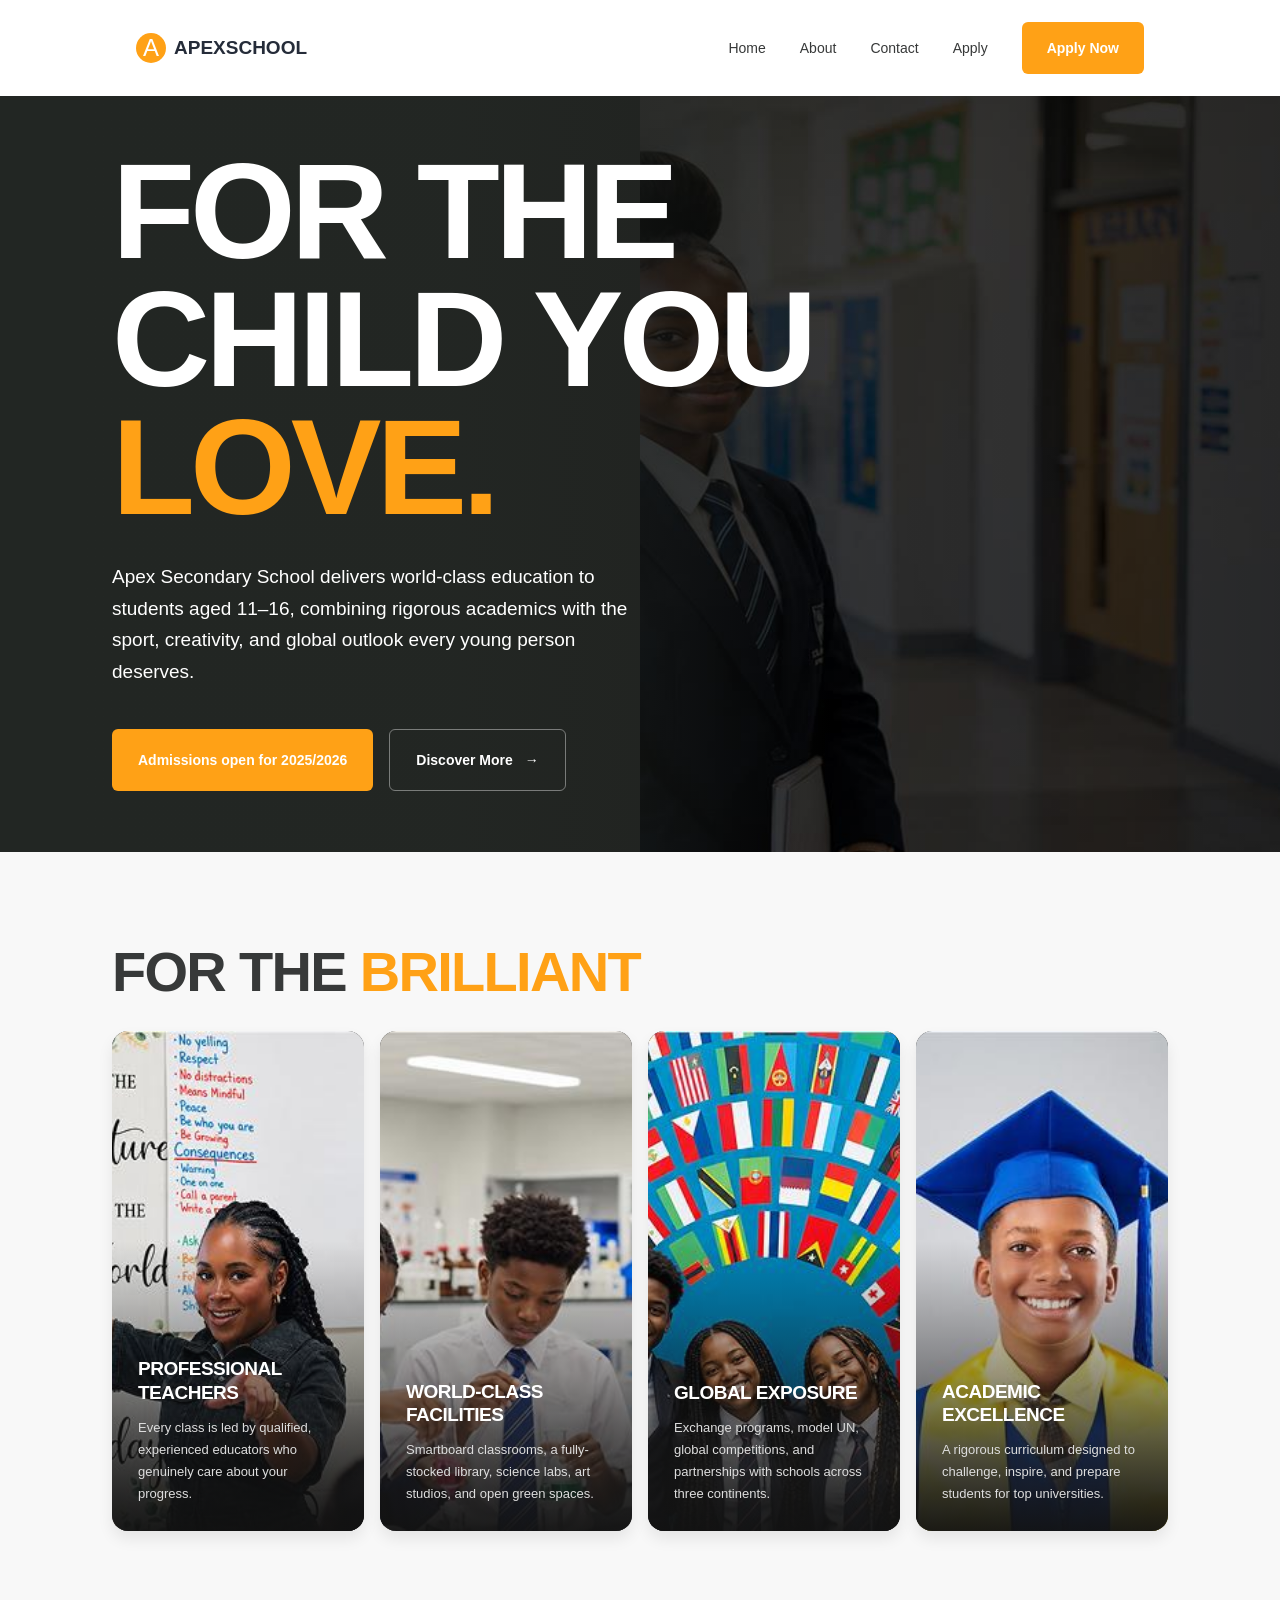
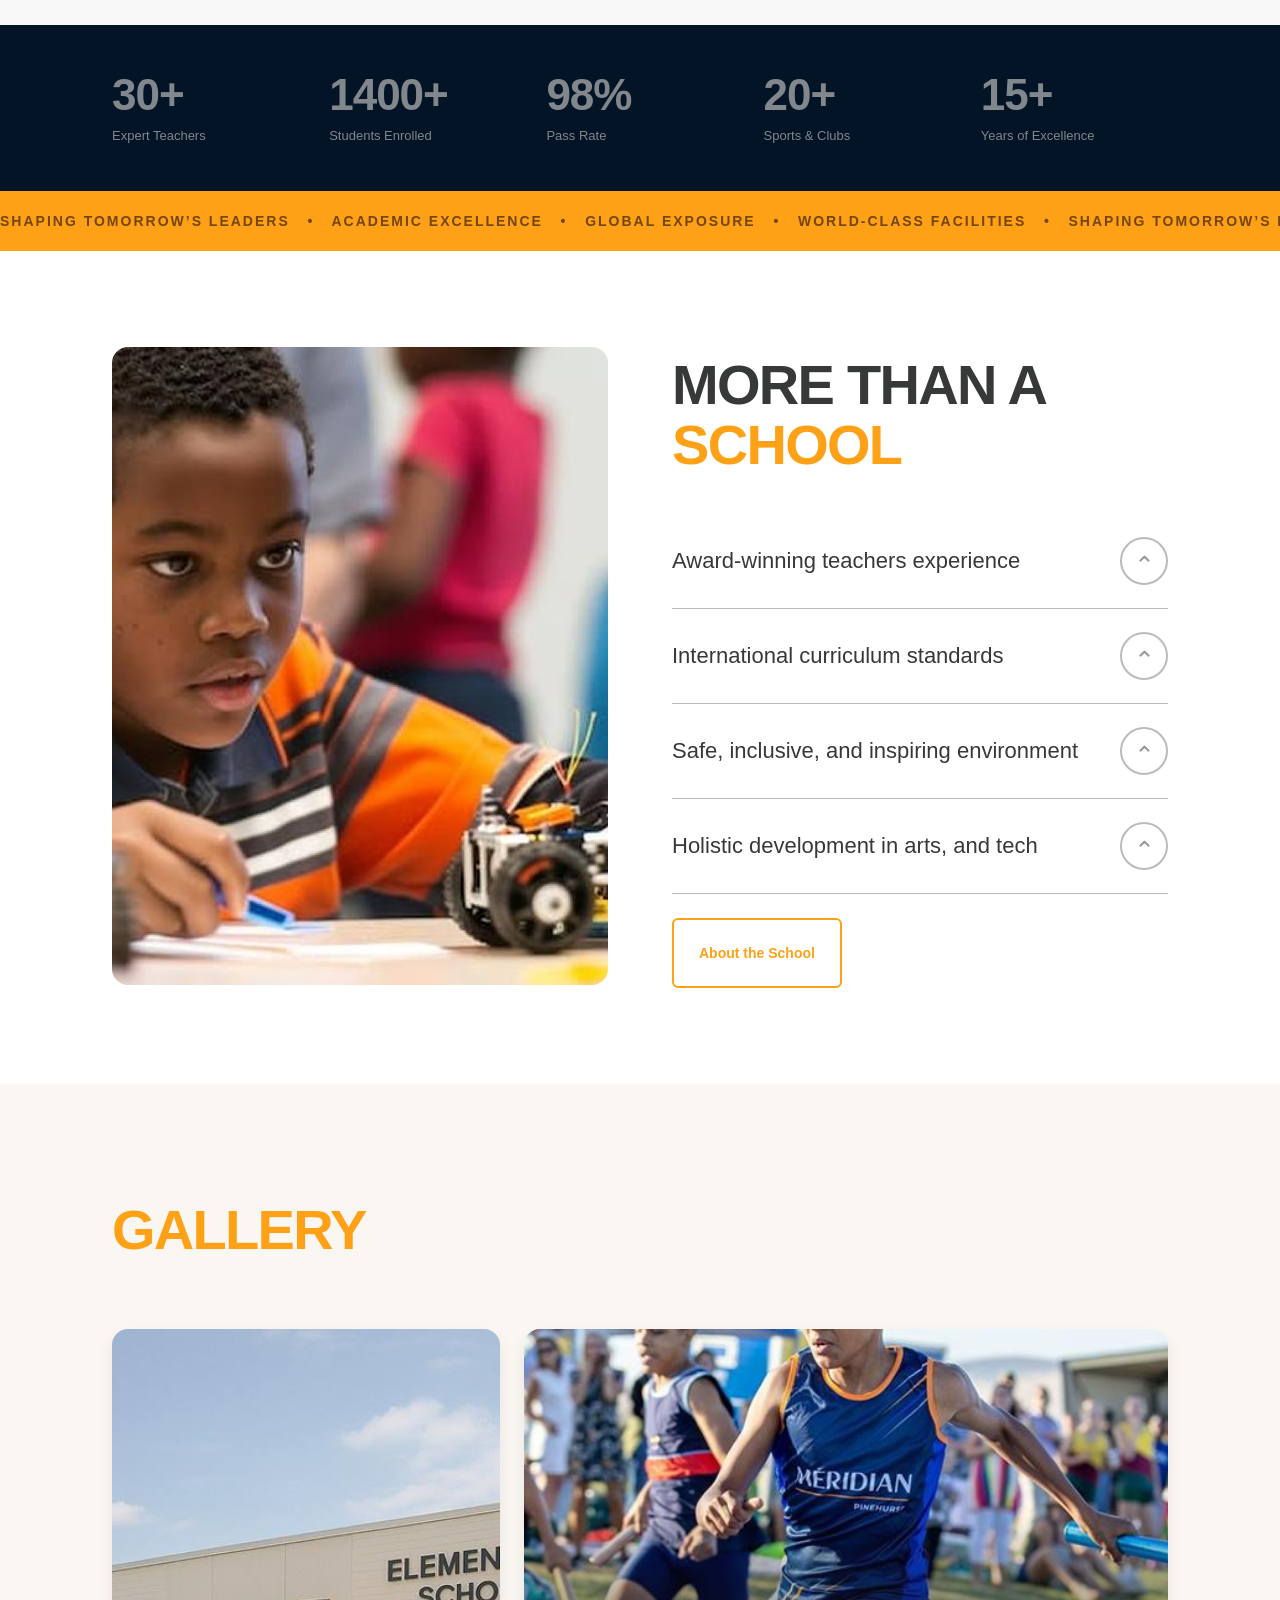
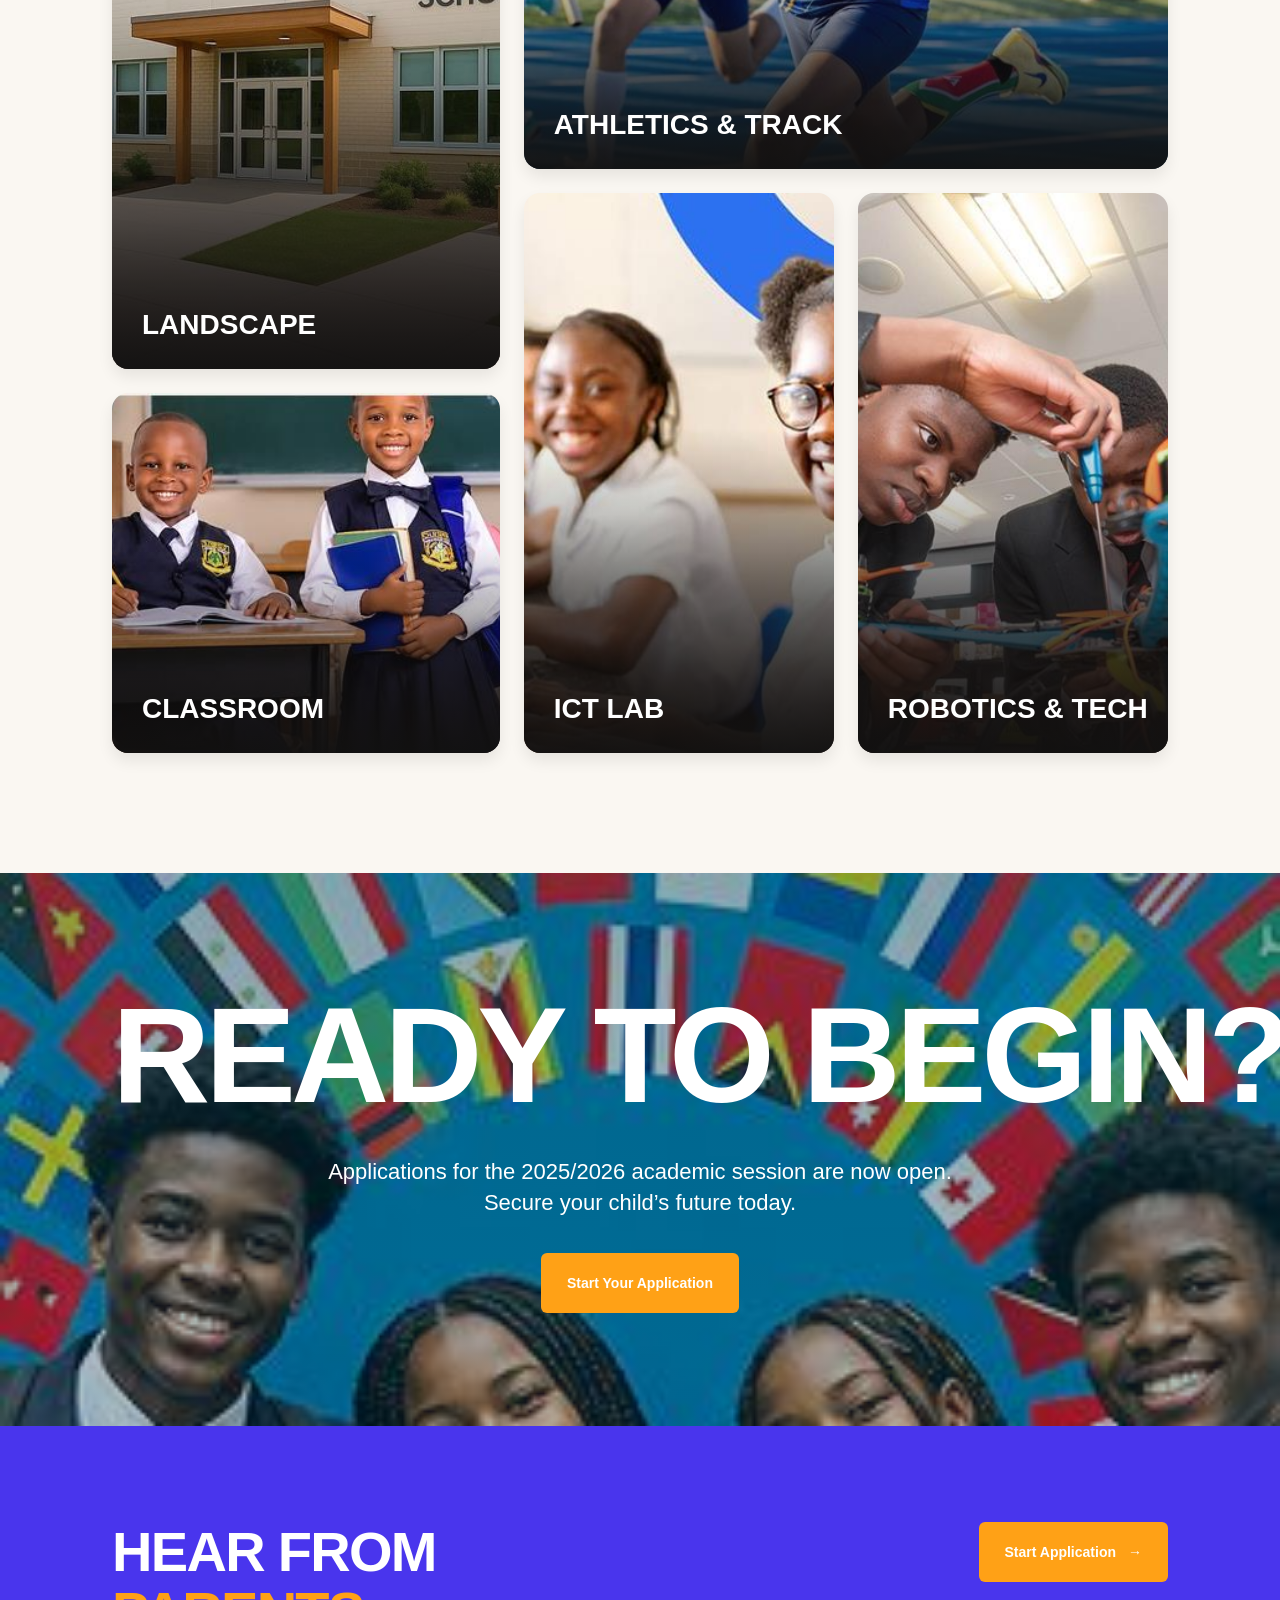
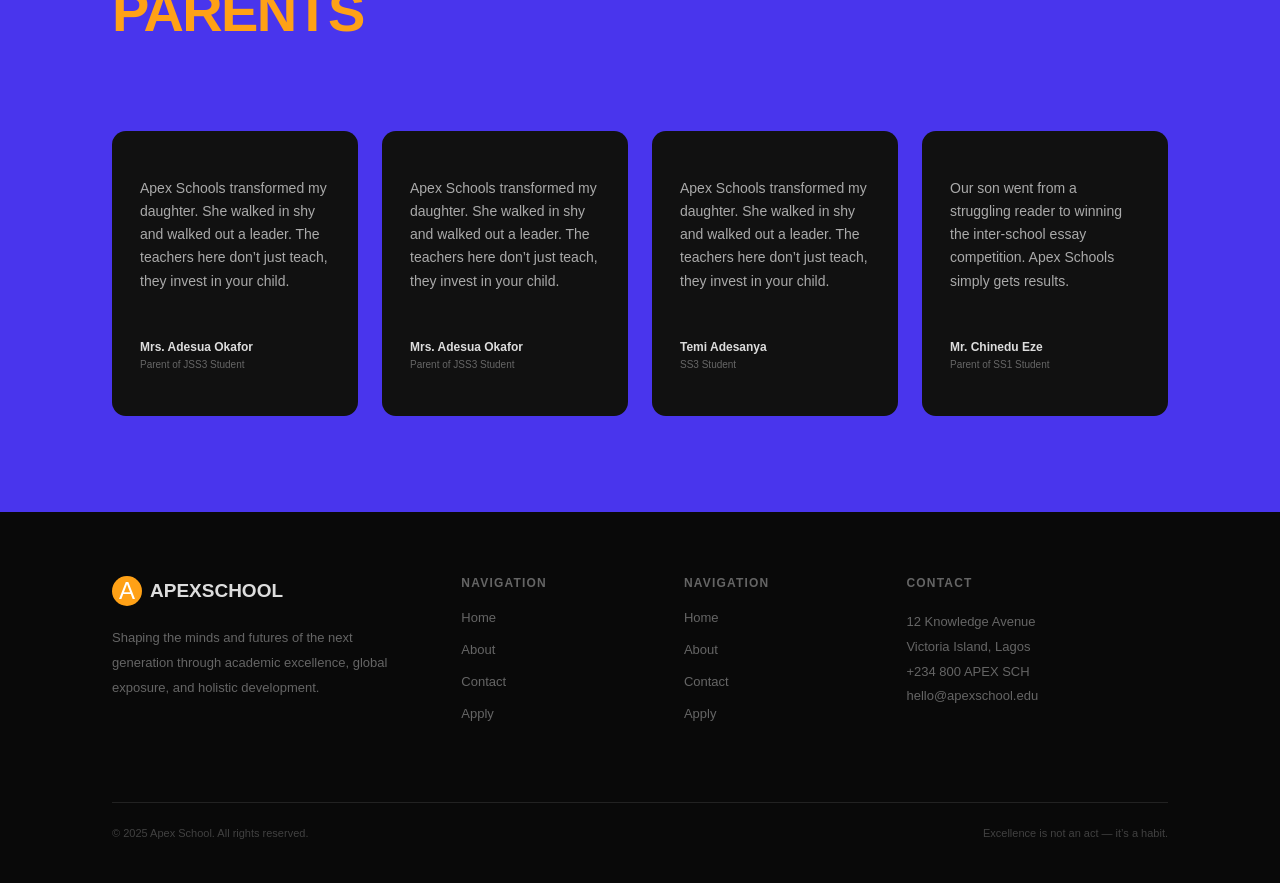
<file: index.html>
<!DOCTYPE html>
<html lang="en">
<head>
<meta charset="UTF-8">
<meta name="viewport" content="width=device-width, initial-scale=1">
<meta name="description" content="Apex Secondary School: world-class education, academic excellence, and a global outlook for students aged 11–16.">
<title>Apex School — For the child you love</title>
<link rel="stylesheet" href="home.css">
</head>
<body>
<a class="skip" href="#main">Skip to content</a>
<header>
<div class="container header-inner">
<a class="brand" href="index.html" aria-label="Apex School home">
<span class="brand-mark">A</span> APEXSCHOOL</a>
<button class="menu-toggle" aria-expanded="false" aria-controls="navigation">Menu ☰</button>
<nav id="navigation" aria-label="Main navigation">
<a href="index.html" aria-current="page">Home</a>
<a href="about.html">About</a>
<a href="contact.html">Contact</a>
<a href="apply.html">Apply</a>
<a class="button" href="apply.html">Apply Now</a>
</nav>
</div>
</header>
<main id="main">
<section class="hero">
<div class="hero-photo">
</div>
<div class="container hero-inner">
<h1>FOR THE<br>CHILD YOU<br>
<span>LOVE.</span>
</h1>
<p>Apex Secondary School delivers world-class education to students aged 11–16, combining rigorous academics with the sport, creativity, and global outlook every young person deserves.</p>
<div class="actions">
<a class="button" href="apply.html">Admissions open for 2025/2026</a>
<a class="button ghost" href="#about">Discover More <span aria-hidden="true">→</span>
</a>
</div>
</div>
</section>
<section class="features">
<div class="container">
<h2>FOR THE <span>BRILLIANT</span>
</h2>
<div class="feature-grid">
<article class="photo-card feature">
<img src="assets/teachers.jpg" alt="Professional teachers" loading="lazy">
<div class="card-copy">
<h3>Professional teachers</h3>
<p>Every class is led by qualified, experienced educators who genuinely care about your progress.</p>
</div>
</article>
<article class="photo-card feature">
<img src="assets/facilities.jpg" alt="World-class facilities" loading="lazy">
<div class="card-copy">
<h3>World-class facilities</h3>
<p>Smartboard classrooms, a fully-stocked library, science labs, art studios, and open green spaces.</p>
</div>
</article>
<article class="photo-card feature">
<img src="assets/global.jpg" alt="Global exposure" loading="lazy">
<div class="card-copy">
<h3>Global exposure</h3>
<p>Exchange programs, model UN, global competitions, and partnerships with schools across three continents.</p>
</div>
</article>
<article class="photo-card feature">
<img src="assets/graduate.jpg" alt="Academic excellence" loading="lazy">
<div class="card-copy">
<h3>Academic excellence</h3>
<p>A rigorous curriculum designed to challenge, inspire, and prepare students for top universities.</p>
</div>
</article>
</div>
</div>
</section>
<section class="stats" aria-label="School at a glance">
<div class="container stats-grid">
<div>
<strong>30+</strong>
<span>Expert Teachers</span>
</div>
<div>
<strong>1400+</strong>
<span>Students Enrolled</span>
</div>
<div>
<strong>98%</strong>
<span>Pass Rate</span>
</div>
<div>
<strong>20+</strong>
<span>Sports & Clubs</span>
</div>
<div>
<strong>15+</strong>
<span>Years of Excellence</span>
</div>
</div>
</section>
<div class="ticker" aria-hidden="true">SHAPING TOMORROW’S LEADERS &nbsp; • &nbsp; ACADEMIC EXCELLENCE &nbsp; • &nbsp; GLOBAL EXPOSURE &nbsp; • &nbsp; WORLD-CLASS FACILITIES &nbsp; • &nbsp; SHAPING TOMORROW’S LEADERS &nbsp; • &nbsp; ACADEMIC EXCELLENCE &nbsp; • &nbsp; GLOBAL EXPOSURE &nbsp; • &nbsp; WORLD-CLASS FACILITIES &nbsp; • &nbsp; SHAPING TOMORROW’S LEADERS &nbsp; • &nbsp; ACADEMIC EXCELLENCE &nbsp; • &nbsp; GLOBAL EXPOSURE &nbsp; • &nbsp; WORLD-CLASS FACILITIES &nbsp; • &nbsp; </div>
<section class="about container" id="about">
<img src="assets/about.jpg" alt="A student exploring robotics in class" loading="lazy">
<div>
<h2>MORE THAN A<br>
<span>SCHOOL</span>
</h2>
<div class="highlights">
<details>
<summary>Award-winning teachers experience<span class="expand" aria-hidden="true">⌃</span>
</summary>
<p>Dedicated educators bring expertise, encouragement, and individual attention to every classroom.</p>
</details>
<details>
<summary>International curriculum standards<span class="expand" aria-hidden="true">⌃</span>
</summary>
<p>Our curriculum combines rigorous academics with a global outlook.</p>
</details>
<details>
<summary>Safe, inclusive, and inspiring environment<span class="expand" aria-hidden="true">⌃</span>
</summary>
<p>Every child belongs in a supportive community where they can learn with confidence.</p>
</details>
<details>
<summary>Holistic development in arts, and tech<span class="expand" aria-hidden="true">⌃</span>
</summary>
<p>Creative arts, sport, and technology help students discover their strengths.</p>
</details>
</div>
<a class="button outline" href="about.html">About the School</a>
</div>
</section>
<section class="gallery">
<div class="container">
<h2>
<span>GALLERY</span>
</h2>
<div class="gallery-grid">
<figure class="photo-card landscape">
<img src="assets/landscape.jpg" alt="Landscape at Apex School" loading="lazy">
<figcaption>Landscape</figcaption>
</figure>
<figure class="photo-card athletics">
<img src="assets/athletics.jpg" alt="Athletics & track at Apex School" loading="lazy">
<figcaption>Athletics & track</figcaption>
</figure>
<figure class="photo-card classroom">
<img src="assets/classroom.jpg" alt="Classroom at Apex School" loading="lazy">
<figcaption>Classroom</figcaption>
</figure>
<figure class="photo-card ict">
<img src="assets/ict.jpg" alt="ICT lab at Apex School" loading="lazy">
<figcaption>ICT lab</figcaption>
</figure>
<figure class="photo-card robotics">
<img src="assets/robotics.jpg" alt="Robotics & tech at Apex School" loading="lazy">
<figcaption>Robotics & tech</figcaption>
</figure>
</div>
</div>
</section>
<section class="admissions" id="apply">
<div class="container">
<h2>READY TO BEGIN?</h2>
<p>Applications for the 2025/2026 academic session are now open.<br>Secure your child’s future today.</p>
<a class="button" href="apply.html">Start Your Application</a>
</div>
</section>
<section class="parents">
<div class="container">
<div class="parents-heading">
<h2>HEAR FROM<br>
<span>PARENTS</span>
</h2>
<a class="button" href="apply.html">Start Application <span aria-hidden="true">→</span>
</a>
</div>
<div class="quotes">
<figure>
<blockquote>Apex Schools transformed my daughter. She walked in shy and walked out a leader. The teachers here don’t just teach, they invest in your child.</blockquote>
<figcaption>
<strong>Mrs. Adesua Okafor</strong>
<span>Parent of JSS3 Student</span>
</figcaption>
</figure>
<figure>
<blockquote>Apex Schools transformed my daughter. She walked in shy and walked out a leader. The teachers here don’t just teach, they invest in your child.</blockquote>
<figcaption>
<strong>Mrs. Adesua Okafor</strong>
<span>Parent of JSS3 Student</span>
</figcaption>
</figure>
<figure>
<blockquote>Apex Schools transformed my daughter. She walked in shy and walked out a leader. The teachers here don’t just teach, they invest in your child.</blockquote>
<figcaption>
<strong>Temi Adesanya</strong>
<span>SS3 Student</span>
</figcaption>
</figure>
<figure>
<blockquote>Our son went from a struggling reader to winning the inter-school essay competition. Apex Schools simply gets results.</blockquote>
<figcaption>
<strong>Mr. Chinedu Eze</strong>
<span>Parent of SS1 Student</span>
</figcaption>
</figure>
</div>
</div>
</section>
</main>
<footer>
<div class="container">
<div class="footer-grid">
<div>
<a class="brand" href="index.html" aria-label="Apex School home">
<span class="brand-mark">A</span> APEXSCHOOL</a>
<p>Shaping the minds and futures of the next generation through academic excellence, global exposure, and holistic development.</p>
</div>
<nav aria-label="Footer navigation">
<h3>Navigation</h3>
<a href="index.html">Home</a>
<a href="about.html">About</a>
<a href="contact.html">Contact</a>
<a href="apply.html">Apply</a>
</nav>
<nav aria-label="Footer navigation">
<h3>Navigation</h3>
<a href="index.html">Home</a>
<a href="about.html">About</a>
<a href="contact.html">Contact</a>
<a href="apply.html">Apply</a>
</nav>
<div>
<h3>Contact</h3>
<p>12 Knowledge Avenue<br>Victoria Island, Lagos<br>+234 800 APEX SCH<br>
<a href="mailto:hello@apexschool.edu">hello@apexschool.edu</a>
</p>
</div>
</div>
<div class="footer-bottom">
<span>© 2025 Apex School. All rights reserved.</span>
<span>Excellence is not an act — it’s a habit.</span>
</div>
</div>
</footer>
<script src="home.js">
</script>
</body>
</html>
</file>
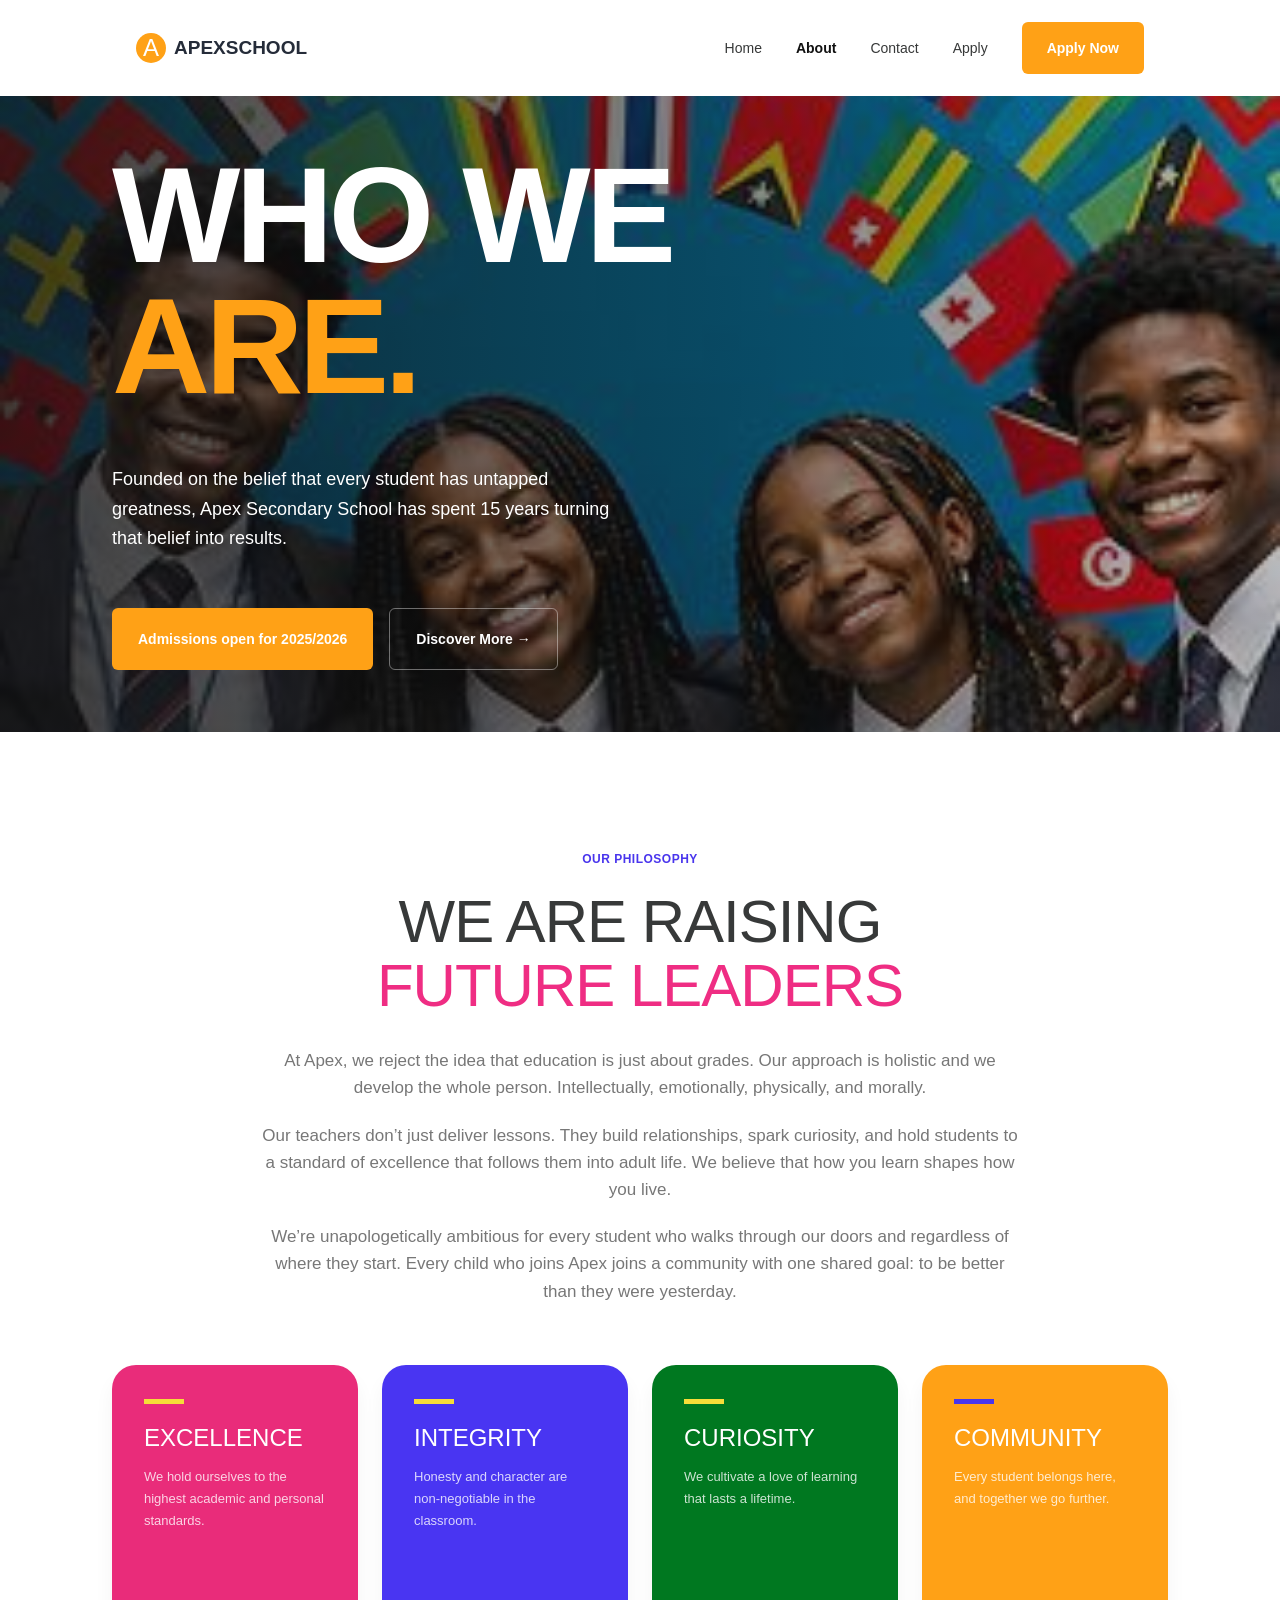
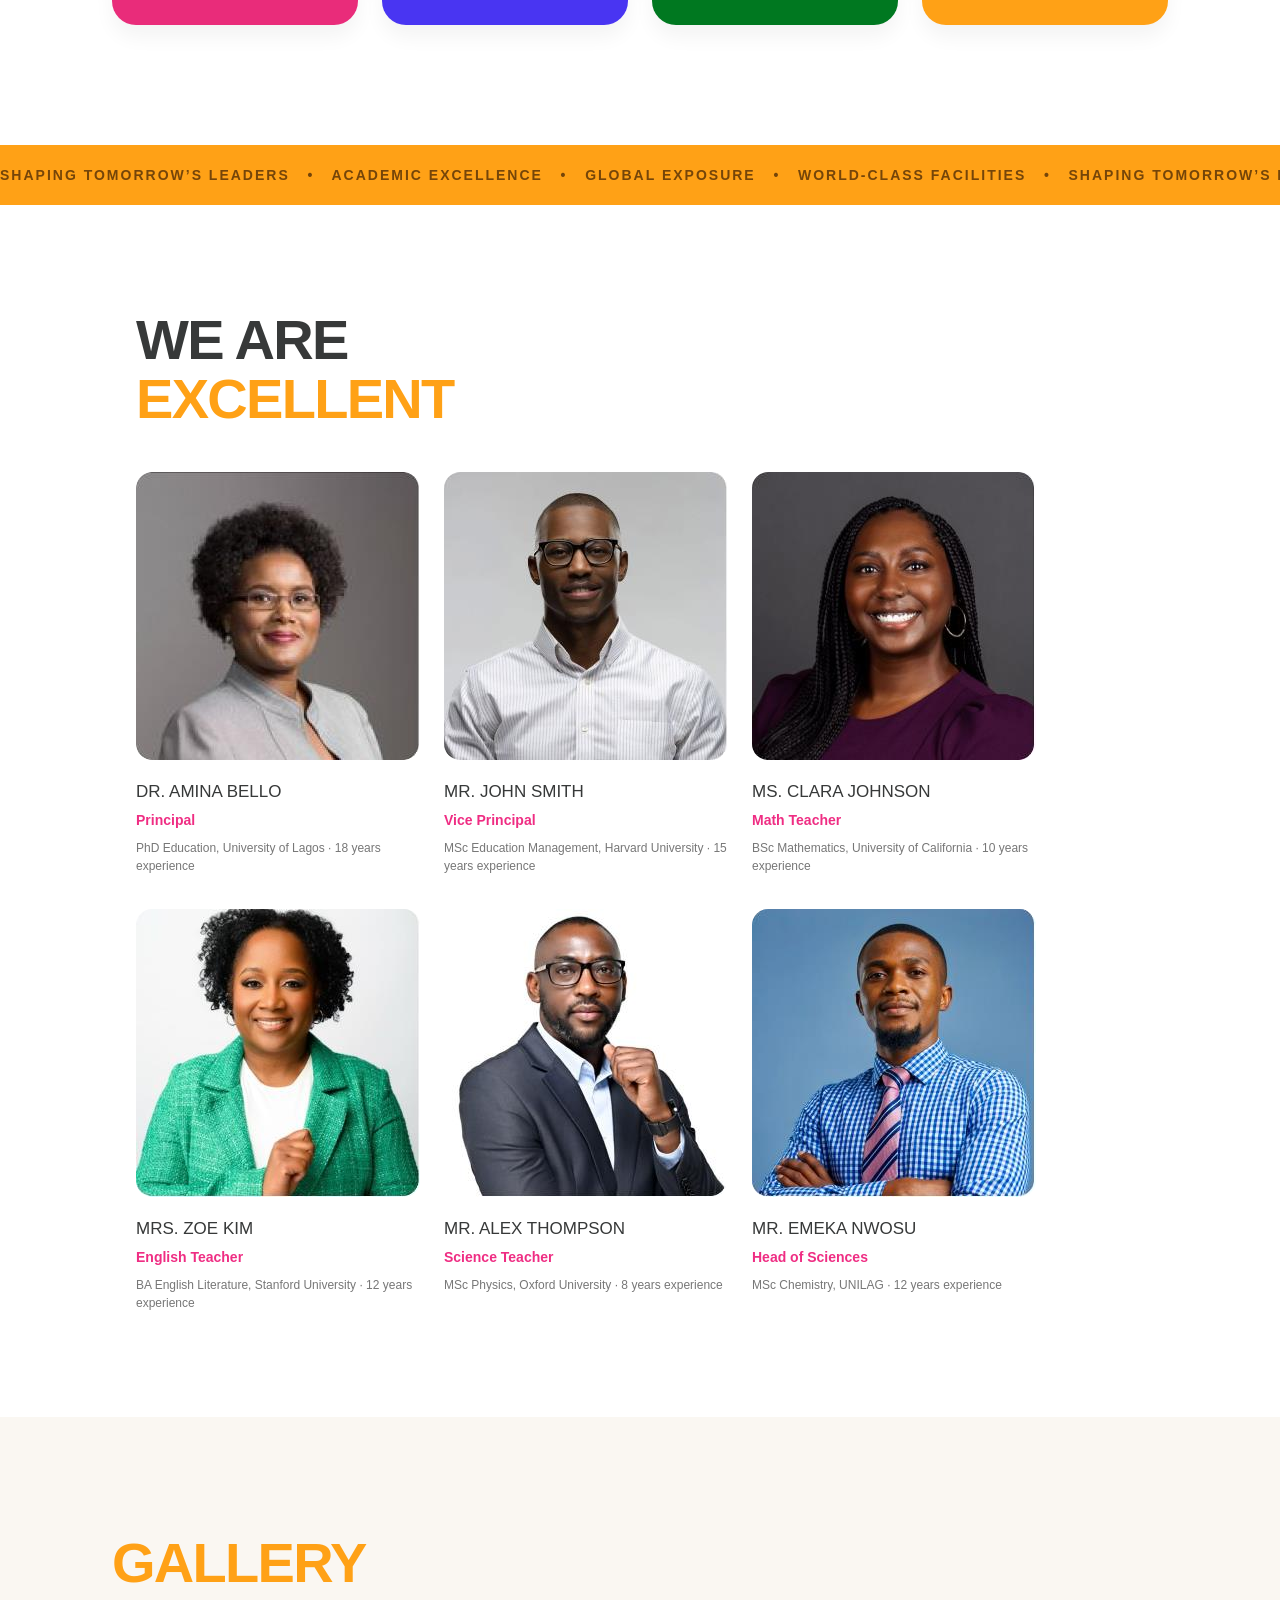
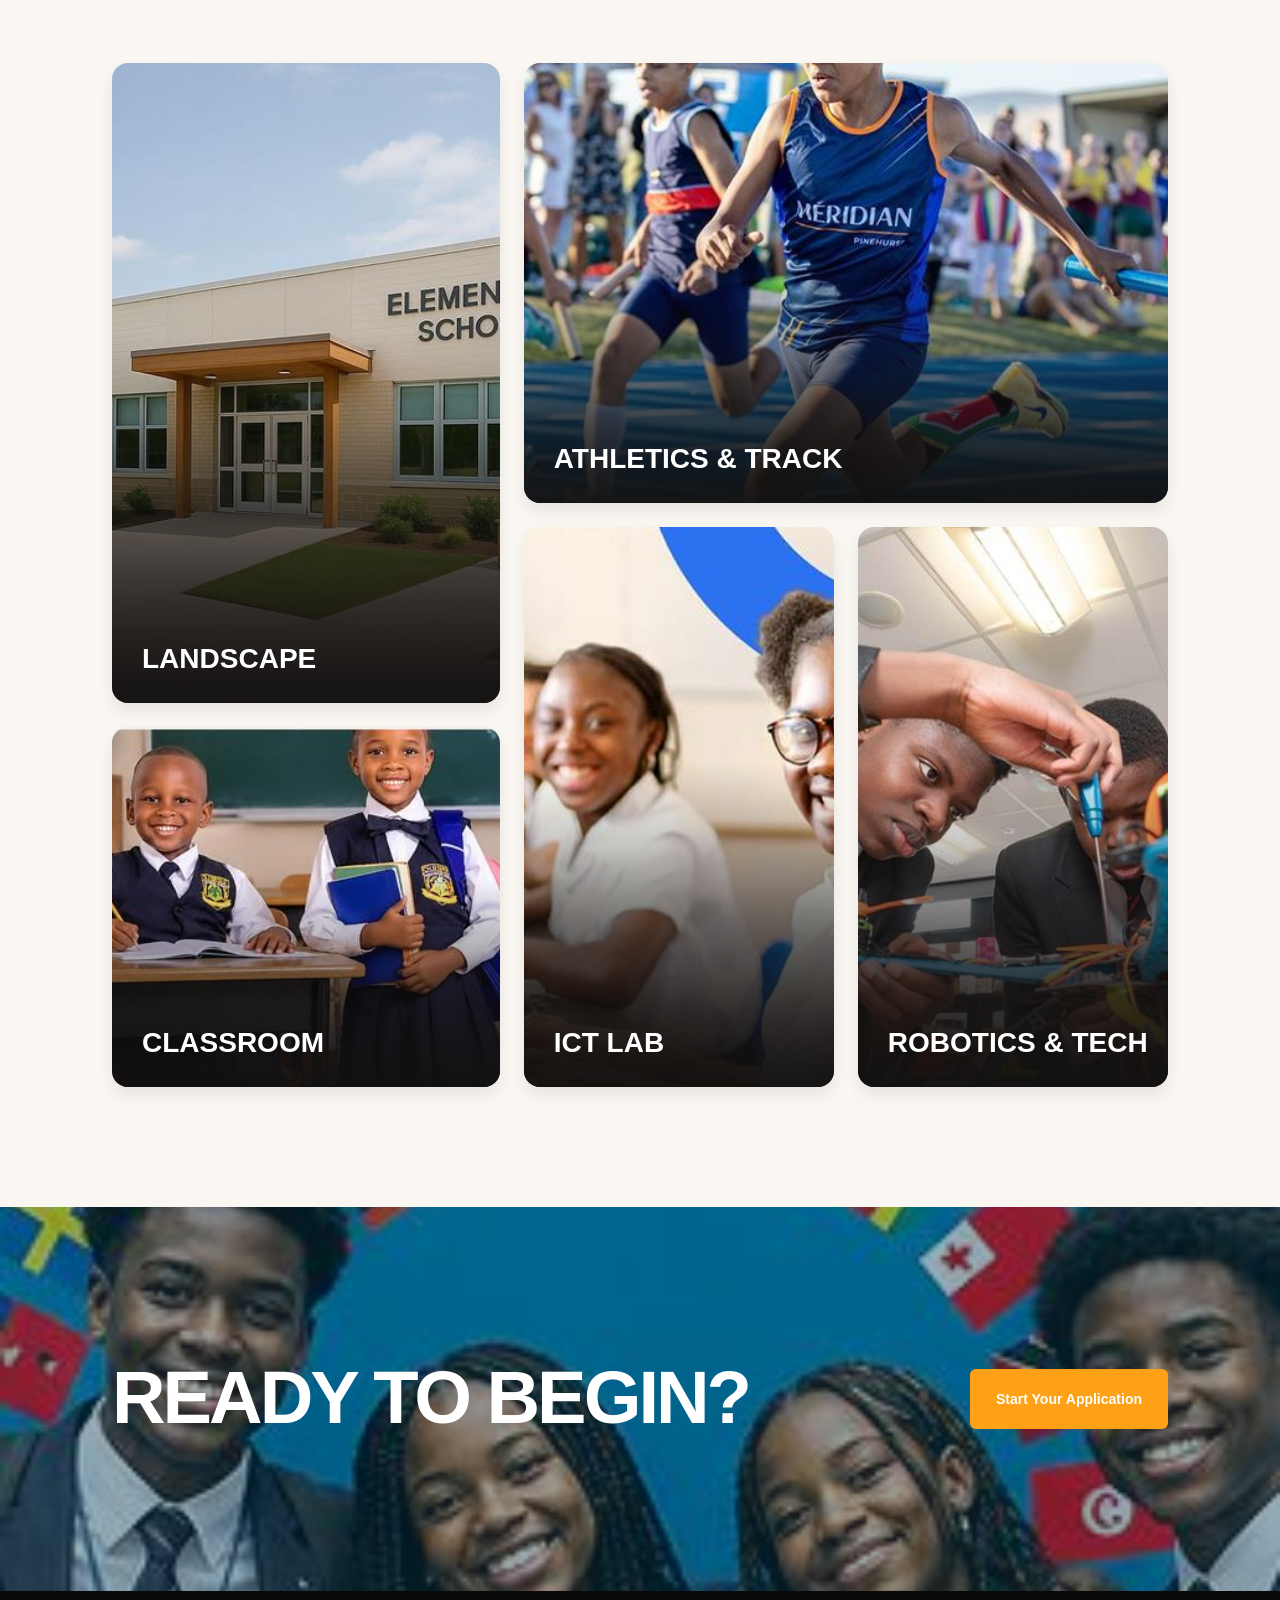
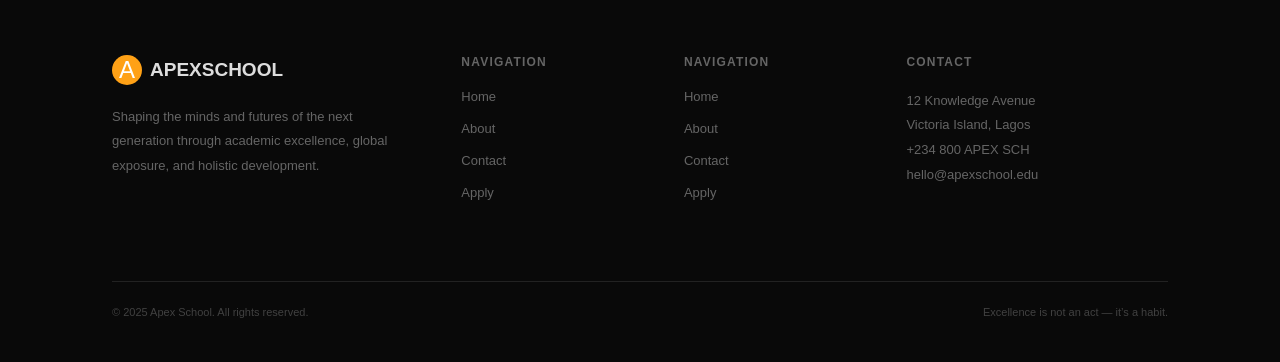
<file: about.html>
<!DOCTYPE html>
<html lang="en">
<head>
<meta charset="UTF-8">
<meta name="viewport" content="width=device-width, initial-scale=1">
<title>About — Apex School</title>
<link rel="stylesheet" href="home.css">
<link rel="stylesheet" href="pages.css">
</head>
<body class="about-page">
<a class="skip" href="#main">Skip to content</a>
<header>
<div class="container header-inner">
<a class="brand" href="index.html" aria-label="Apex School home">
<span class="brand-mark">A</span> APEXSCHOOL</a>
<button class="menu-toggle" aria-expanded="false" aria-controls="navigation">Menu ☰</button>
<nav id="navigation" aria-label="Main navigation">
<a href="index.html">Home</a>
<a href="about.html" aria-current="page">About</a>
<a href="contact.html">Contact</a>
<a href="apply.html">Apply</a>
<a class="button" href="apply.html">Apply Now</a>
</nav>
</div>
</header>
<main id="main">
<section class="page-hero about-hero">
<div class="page-hero-photo">
</div>
<div class="container">
<h1>WHO WE<br>
<span>ARE.</span>
</h1>
<p>Founded on the belief that every student has untapped greatness, Apex Secondary School has spent 15 years turning that belief into results.</p>
<div class="actions">
<a class="button" href="apply.html">Admissions open for 2025/2026</a>
<a class="button ghost" href="#philosophy">Discover More →</a>
</div>
</div>
</section>
<section class="philosophy container" id="philosophy">
<div class="philosophy-copy">
<p class="eyebrow">Our philosophy</p>
<h2>WE ARE RAISING<br>
<span>FUTURE LEADERS</span>
</h2>
<p>At Apex, we reject the idea that education is just about grades. Our approach is holistic and we develop the whole person. Intellectually, emotionally, physically, and morally.</p>
<p>Our teachers don’t just deliver lessons. They build relationships, spark curiosity, and hold students to a standard of excellence that follows them into adult life. We believe that how you learn shapes how you live.</p>
<p>We’re unapologetically ambitious for every student who walks through our doors and regardless of where they start. Every child who joins Apex joins a community with one shared goal: to be better than they were yesterday.</p>
</div>
<div class="values">
<article>
<h3>Excellence</h3>
<p>We hold ourselves to the highest academic and personal standards.</p>
</article>
<article>
<h3>Integrity</h3>
<p>Honesty and character are non-negotiable in the classroom.</p>
</article>
<article>
<h3>Curiosity</h3>
<p>We cultivate a love of learning that lasts a lifetime.</p>
</article>
<article>
<h3>Community</h3>
<p>Every student belongs here, and together we go further.</p>
</article>
</div>
</section>
<div class="ticker" aria-hidden="true">SHAPING TOMORROW’S LEADERS &nbsp; • &nbsp; ACADEMIC EXCELLENCE &nbsp; • &nbsp; GLOBAL EXPOSURE &nbsp; • &nbsp; WORLD-CLASS FACILITIES &nbsp; • &nbsp; SHAPING TOMORROW’S LEADERS &nbsp; • &nbsp; ACADEMIC EXCELLENCE &nbsp; • &nbsp; GLOBAL EXPOSURE &nbsp; • &nbsp; WORLD-CLASS FACILITIES &nbsp; • &nbsp; SHAPING TOMORROW’S LEADERS &nbsp; • &nbsp; ACADEMIC EXCELLENCE &nbsp; • &nbsp; GLOBAL EXPOSURE &nbsp; • &nbsp; WORLD-CLASS FACILITIES &nbsp; • &nbsp; </div>
<section class="team container">
<h2>WE ARE<br>
<span>EXCELLENT</span>
</h2>
<div class="team-grid">
<article>
<img src="assets/amina.jpg" alt="Dr. Amina Bello" loading="lazy">
<h3>Dr. Amina Bello</h3>
<p class="staff-role">Principal</p>
<p>PhD Education, University of Lagos · 18 years experience</p>
</article>
<article>
<img src="assets/john.jpg" alt="Mr. John Smith" loading="lazy">
<h3>Mr. John Smith</h3>
<p class="staff-role">Vice Principal</p>
<p>MSc Education Management, Harvard University · 15 years experience</p>
</article>
<article>
<img src="assets/clara.jpg" alt="Ms. Clara Johnson" loading="lazy">
<h3>Ms. Clara Johnson</h3>
<p class="staff-role">Math Teacher</p>
<p>BSc Mathematics, University of California · 10 years experience</p>
</article>
<article>
<img src="assets/zoe.jpg" alt="Mrs. Zoe Kim" loading="lazy">
<h3>Mrs. Zoe Kim</h3>
<p class="staff-role">English Teacher</p>
<p>BA English Literature, Stanford University · 12 years experience</p>
</article>
<article>
<img src="assets/alex.jpg" alt="Mr. Alex Thompson" loading="lazy">
<h3>Mr. Alex Thompson</h3>
<p class="staff-role">Science Teacher</p>
<p>MSc Physics, Oxford University · 8 years experience</p>
</article>
<article>
<img src="assets/emeka.jpg" alt="Mr. Emeka Nwosu" loading="lazy">
<h3>Mr. Emeka Nwosu</h3>
<p class="staff-role">Head of Sciences</p>
<p>MSc Chemistry, UNILAG · 12 years experience</p>
</article>
</div>
</section>
<section class="gallery">
<div class="container">
<h2>
<span>GALLERY</span>
</h2>
<div class="gallery-grid">
<figure class="photo-card landscape">
<img src="assets/landscape.jpg" alt="Landscape at Apex School" loading="lazy">
<figcaption>Landscape</figcaption>
</figure>
<figure class="photo-card athletics">
<img src="assets/athletics.jpg" alt="Athletics & track at Apex School" loading="lazy">
<figcaption>Athletics & track</figcaption>
</figure>
<figure class="photo-card classroom">
<img src="assets/classroom.jpg" alt="Classroom at Apex School" loading="lazy">
<figcaption>Classroom</figcaption>
</figure>
<figure class="photo-card ict">
<img src="assets/ict.jpg" alt="ICT lab at Apex School" loading="lazy">
<figcaption>ICT lab</figcaption>
</figure>
<figure class="photo-card robotics">
<img src="assets/robotics.jpg" alt="Robotics & tech at Apex School" loading="lazy">
<figcaption>Robotics & tech</figcaption>
</figure>
</div>
</div>
</section>
<section class="about-cta">
<div class="container">
<h2>READY TO BEGIN?</h2>
<a class="button" href="apply.html">Start Your Application</a>
</div>
</section>
</main>
<footer>
<div class="container">
<div class="footer-grid">
<div>
<a class="brand" href="index.html" aria-label="Apex School home">
<span class="brand-mark">A</span> APEXSCHOOL</a>
<p>Shaping the minds and futures of the next generation through academic excellence, global exposure, and holistic development.</p>
</div>
<nav aria-label="Footer navigation">
<h3>Navigation</h3>
<a href="index.html">Home</a>
<a href="about.html">About</a>
<a href="contact.html">Contact</a>
<a href="apply.html">Apply</a>
</nav>
<nav aria-label="Footer navigation">
<h3>Navigation</h3>
<a href="index.html">Home</a>
<a href="about.html">About</a>
<a href="contact.html">Contact</a>
<a href="apply.html">Apply</a>
</nav>
<div>
<h3>Contact</h3>
<p>12 Knowledge Avenue<br>Victoria Island, Lagos<br>+234 800 APEX SCH<br>
<a href="mailto:hello@apexschool.edu">hello@apexschool.edu</a>
</p>
</div>
</div>
<div class="footer-bottom">
<span>© 2025 Apex School. All rights reserved.</span>
<span>Excellence is not an act — it’s a habit.</span>
</div>
</div>
</footer>
<script src="home.js">
</script>
<script src="pages.js">
</script>
</body>
</html>
</file>
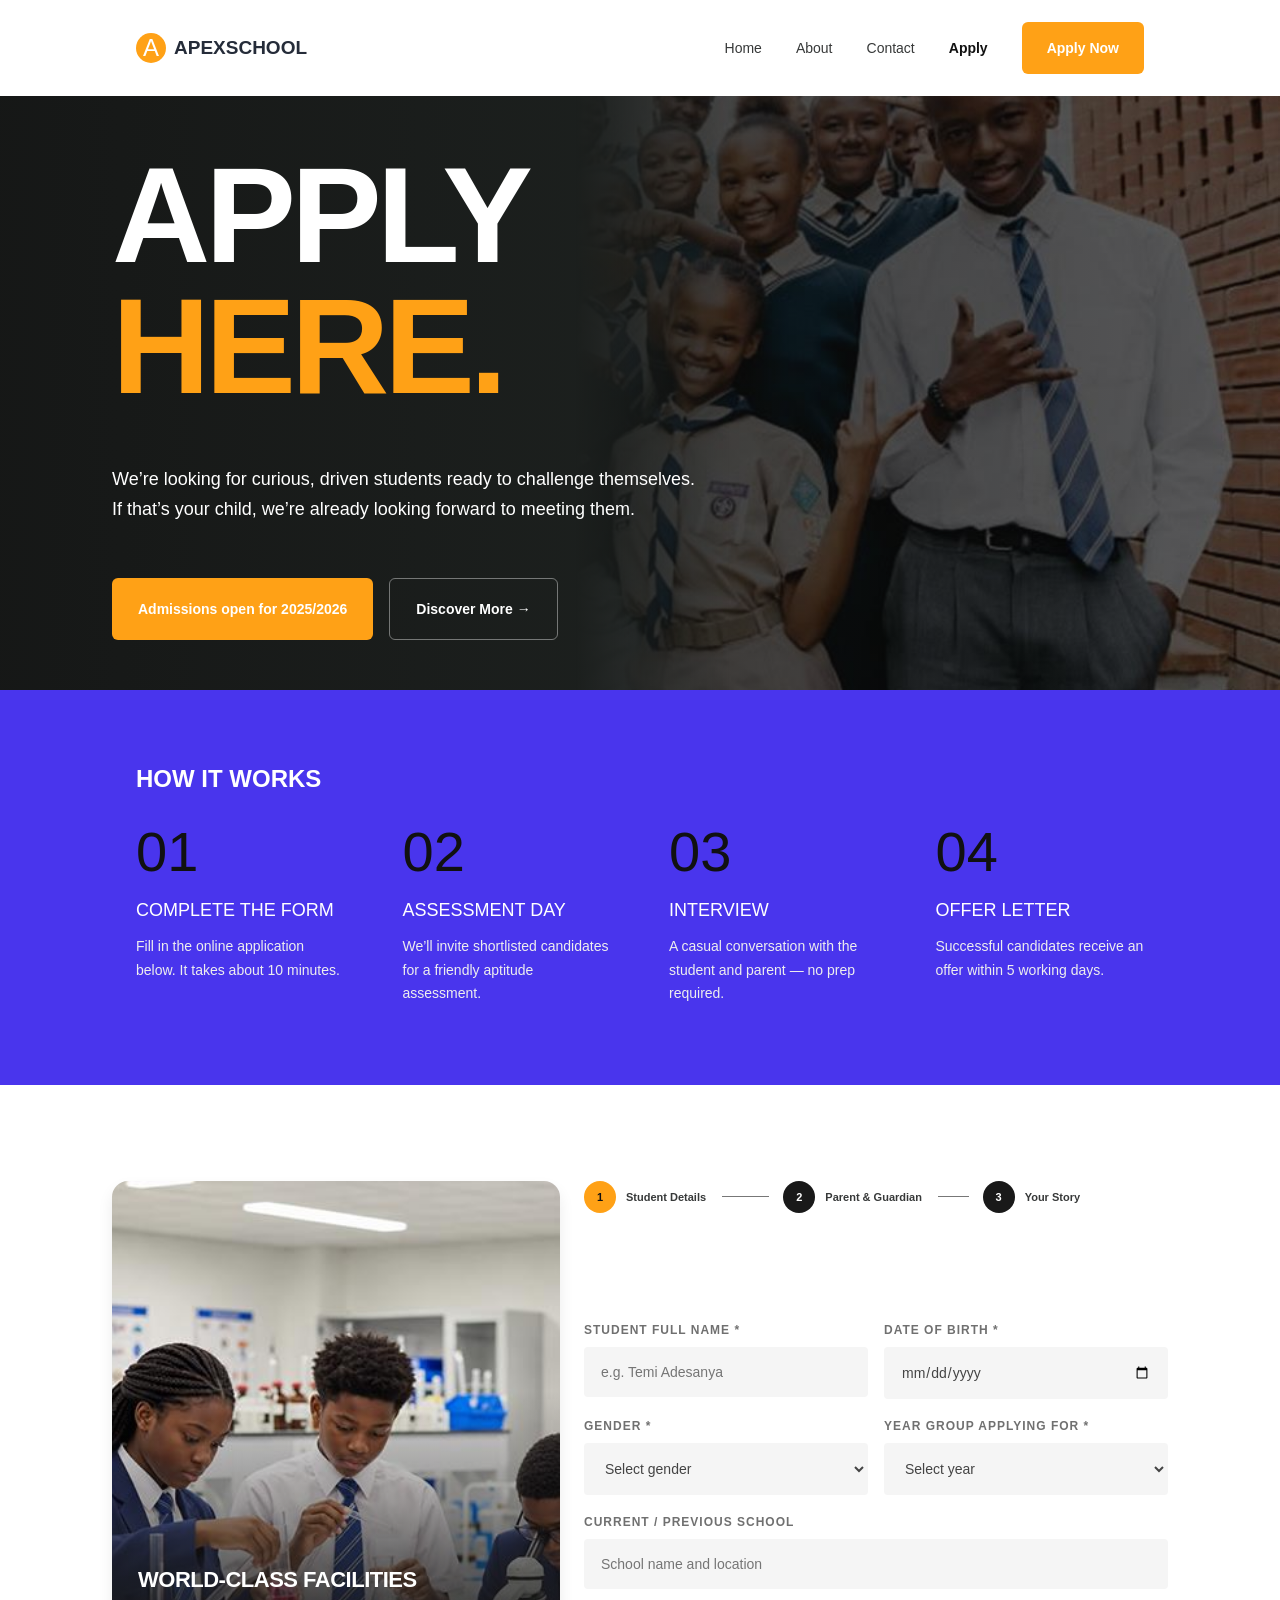
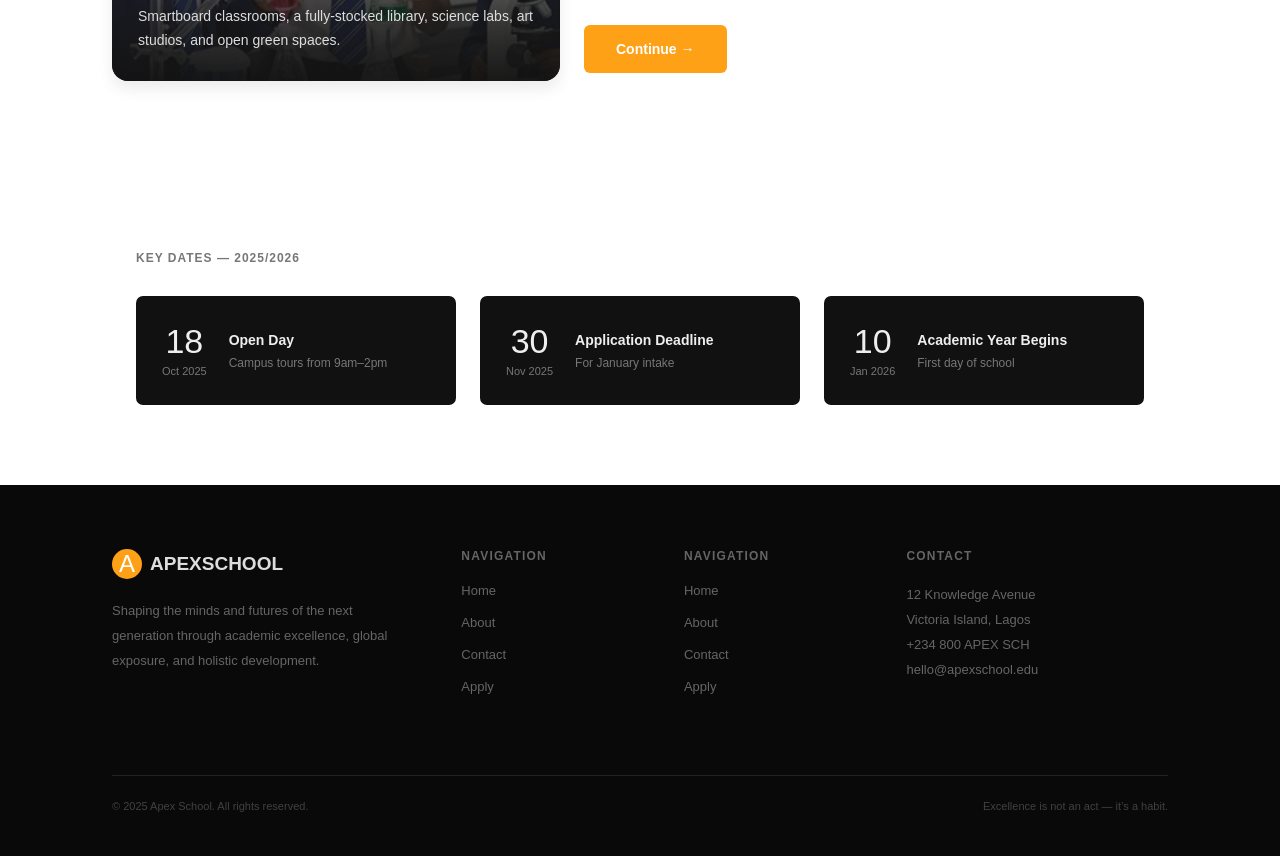
<file: apply.html>
<!DOCTYPE html>
<html lang="en">
<head>
<meta charset="UTF-8">
<meta name="viewport" content="width=device-width, initial-scale=1">
<title>Apply — Apex School</title>
<link rel="stylesheet" href="home.css">
<link rel="stylesheet" href="pages.css">
</head>
<body class="apply-page">
<a class="skip" href="#main">Skip to content</a>
<header>
<div class="container header-inner">
<a class="brand" href="index.html" aria-label="Apex School home">
<span class="brand-mark">A</span> APEXSCHOOL</a>
<button class="menu-toggle" aria-expanded="false" aria-controls="navigation">Menu ☰</button>
<nav id="navigation" aria-label="Main navigation">
<a href="index.html">Home</a>
<a href="about.html">About</a>
<a href="contact.html">Contact</a>
<a href="apply.html" aria-current="page">Apply</a>
<a class="button" href="apply.html">Apply Now</a>
</nav>
</div>
</header>
<main id="main">
<section class="page-hero apply-hero">
<div class="page-hero-photo">
</div>
<div class="container">
<h1>APPLY<br>
<span>HERE.</span>
</h1>
<p>We’re looking for curious, driven students ready to challenge themselves.<br>If that’s your child, we’re already looking forward to meeting them.</p>
<div class="actions">
<a class="button" href="#application">Admissions open for 2025/2026</a>
<a class="button ghost" href="#how-it-works">Discover More →</a>
</div>
</div>
</section>
<section class="how-it-works" id="how-it-works">
<div class="container">
<h2>HOW IT WORKS</h2>
<div class="process-grid">
<article>
<span class="step-number">01</span>
<h3>Complete the form</h3>
<p>Fill in the online application below. It takes about 10 minutes.</p>
</article>
<article>
<span class="step-number">02</span>
<h3>Assessment day</h3>
<p>We’ll invite shortlisted candidates for a friendly aptitude assessment.</p>
</article>
<article>
<span class="step-number">03</span>
<h3>Interview</h3>
<p>A casual conversation with the student and parent — no prep required.</p>
</article>
<article>
<span class="step-number">04</span>
<h3>Offer letter</h3>
<p>Successful candidates receive an offer within 5 working days.</p>
</article>
</div>
</div>
</section>
<section class="application-section container" id="application">
<article class="photo-card application-photo">
<img src="assets/apply-lab.jpg" alt="Apex students conducting a science experiment">
<div class="card-copy">
<h3>World-class facilities</h3>
<p>Smartboard classrooms, a fully-stocked library, science labs, art studios, and open green spaces.</p>
</div>
</article>
<div class="application-body">
<ol class="form-steps" aria-label="Application progress">
<li aria-current="step">
<span>1</span> Student Details</li>
<li>
<span>2</span> Parent & Guardian</li>
<li>
<span>3</span> Your Story</li>
</ol>
<form id="application-form">
<fieldset data-step="0">
<legend class="sr-only">Student details</legend>
<div class="form-grid">
<div class="field ">
<label for="student-name">Student full name *</label>
<input id="student-name" name="student-name" type="text" required placeholder="e.g. Temi Adesanya">
</div>
<div class="field ">
<label for="birth-date">Date of birth *</label>
<input id="birth-date" name="birth-date" type="date" required placeholder="">
</div>
<div class="field">
<label for="gender">Gender *</label>
<select id="gender" name="gender" required>
<option value="">Select gender</option>
<option>Female</option>
<option>Male</option>
<option>Prefer not to say</option>
</select>
</div>
<div class="field">
<label for="year">Year group applying for *</label>
<select id="year" name="year" required>
<option value="">Select year</option>
<option>JSS1</option>
<option>JSS2</option>
<option>JSS3</option>
<option>SS1</option>
<option>SS2</option>
<option>SS3</option>
</select>
</div>
<div class="field wide">
<label for="previous-school">Current / previous school</label>
<input id="previous-school" name="previous-school" type="text"  placeholder="School name and location">
</div>
</div>
</fieldset>
<fieldset data-step="1" hidden>
<legend class="sr-only">Parent and guardian</legend>
<div class="form-grid">
<div class="field ">
<label for="guardian-name">Parent / guardian full name *</label>
<input id="guardian-name" name="guardian-name" type="text" required placeholder="Full name">
</div>
<div class="field ">
<label for="guardian-email">Email *</label>
<input id="guardian-email" name="guardian-email" type="email" required placeholder="you@example.com">
</div>
<div class="field ">
<label for="guardian-phone">Phone number *</label>
<input id="guardian-phone" name="guardian-phone" type="tel" required placeholder="+234 800 000 0000">
</div>
<div class="field ">
<label for="relationship">Relationship to student *</label>
<input id="relationship" name="relationship" type="text" required placeholder="e.g. Mother">
</div>
<div class="field wide">
<label for="address">Home address *</label>
<input id="address" name="address" type="text" required placeholder="Address and city">
</div>
</div>
</fieldset>
<fieldset data-step="2" hidden>
<legend class="sr-only">Your story</legend>
<div class="form-grid">
<div class="field wide">
<label for="student-story">Tell us about your child *</label>
<textarea id="student-story" name="student-story" required rows="5" placeholder="Their interests, strengths, and hopes for the future...">
</textarea>
</div>
<div class="field wide">
<label for="support">Anything else we should know?</label>
<textarea id="support" name="support" rows="3" placeholder="Learning needs, questions, or additional information">
</textarea>
</div>
<label class="consent wide">
<input type="checkbox" name="consent" required> I confirm that the information provided is accurate.</label>
<p class="submission-note wide">Download your completed application, then email it to <a href="mailto:admissions@apexschool.edu">admissions@apexschool.edu</a>.</p>
</div>
</fieldset>
<div class="form-actions">
<button class="button outline" type="button" id="previous-step" hidden>← Back</button>
<button class="button" type="submit" id="next-step">Continue →</button>
</div>
<div class="form-result" id="application-result" role="status" hidden>
</div>
</form>
</div>
</section>
<section class="key-dates container">
<h2>KEY DATES — 2025/2026</h2>
<div class="date-grid">
<article>
<div>
<strong>18</strong>
<span>Oct 2025</span>
</div>
<div>
<h3>Open Day</h3>
<p>Campus tours from 9am–2pm</p>
</div>
</article>
<article>
<div>
<strong>30</strong>
<span>Nov 2025</span>
</div>
<div>
<h3>Application Deadline</h3>
<p>For January intake</p>
</div>
</article>
<article>
<div>
<strong>10</strong>
<span>Jan 2026</span>
</div>
<div>
<h3>Academic Year Begins</h3>
<p>First day of school</p>
</div>
</article>
</div>
</section>
</main>
<footer>
<div class="container">
<div class="footer-grid">
<div>
<a class="brand" href="index.html" aria-label="Apex School home">
<span class="brand-mark">A</span> APEXSCHOOL</a>
<p>Shaping the minds and futures of the next generation through academic excellence, global exposure, and holistic development.</p>
</div>
<nav aria-label="Footer navigation">
<h3>Navigation</h3>
<a href="index.html">Home</a>
<a href="about.html">About</a>
<a href="contact.html">Contact</a>
<a href="apply.html">Apply</a>
</nav>
<nav aria-label="Footer navigation">
<h3>Navigation</h3>
<a href="index.html">Home</a>
<a href="about.html">About</a>
<a href="contact.html">Contact</a>
<a href="apply.html">Apply</a>
</nav>
<div>
<h3>Contact</h3>
<p>12 Knowledge Avenue<br>Victoria Island, Lagos<br>+234 800 APEX SCH<br>
<a href="mailto:hello@apexschool.edu">hello@apexschool.edu</a>
</p>
</div>
</div>
<div class="footer-bottom">
<span>© 2025 Apex School. All rights reserved.</span>
<span>Excellence is not an act — it’s a habit.</span>
</div>
</div>
</footer>
<script src="home.js">
</script>
<script src="pages.js">
</script>
</body>
</html>
</file>
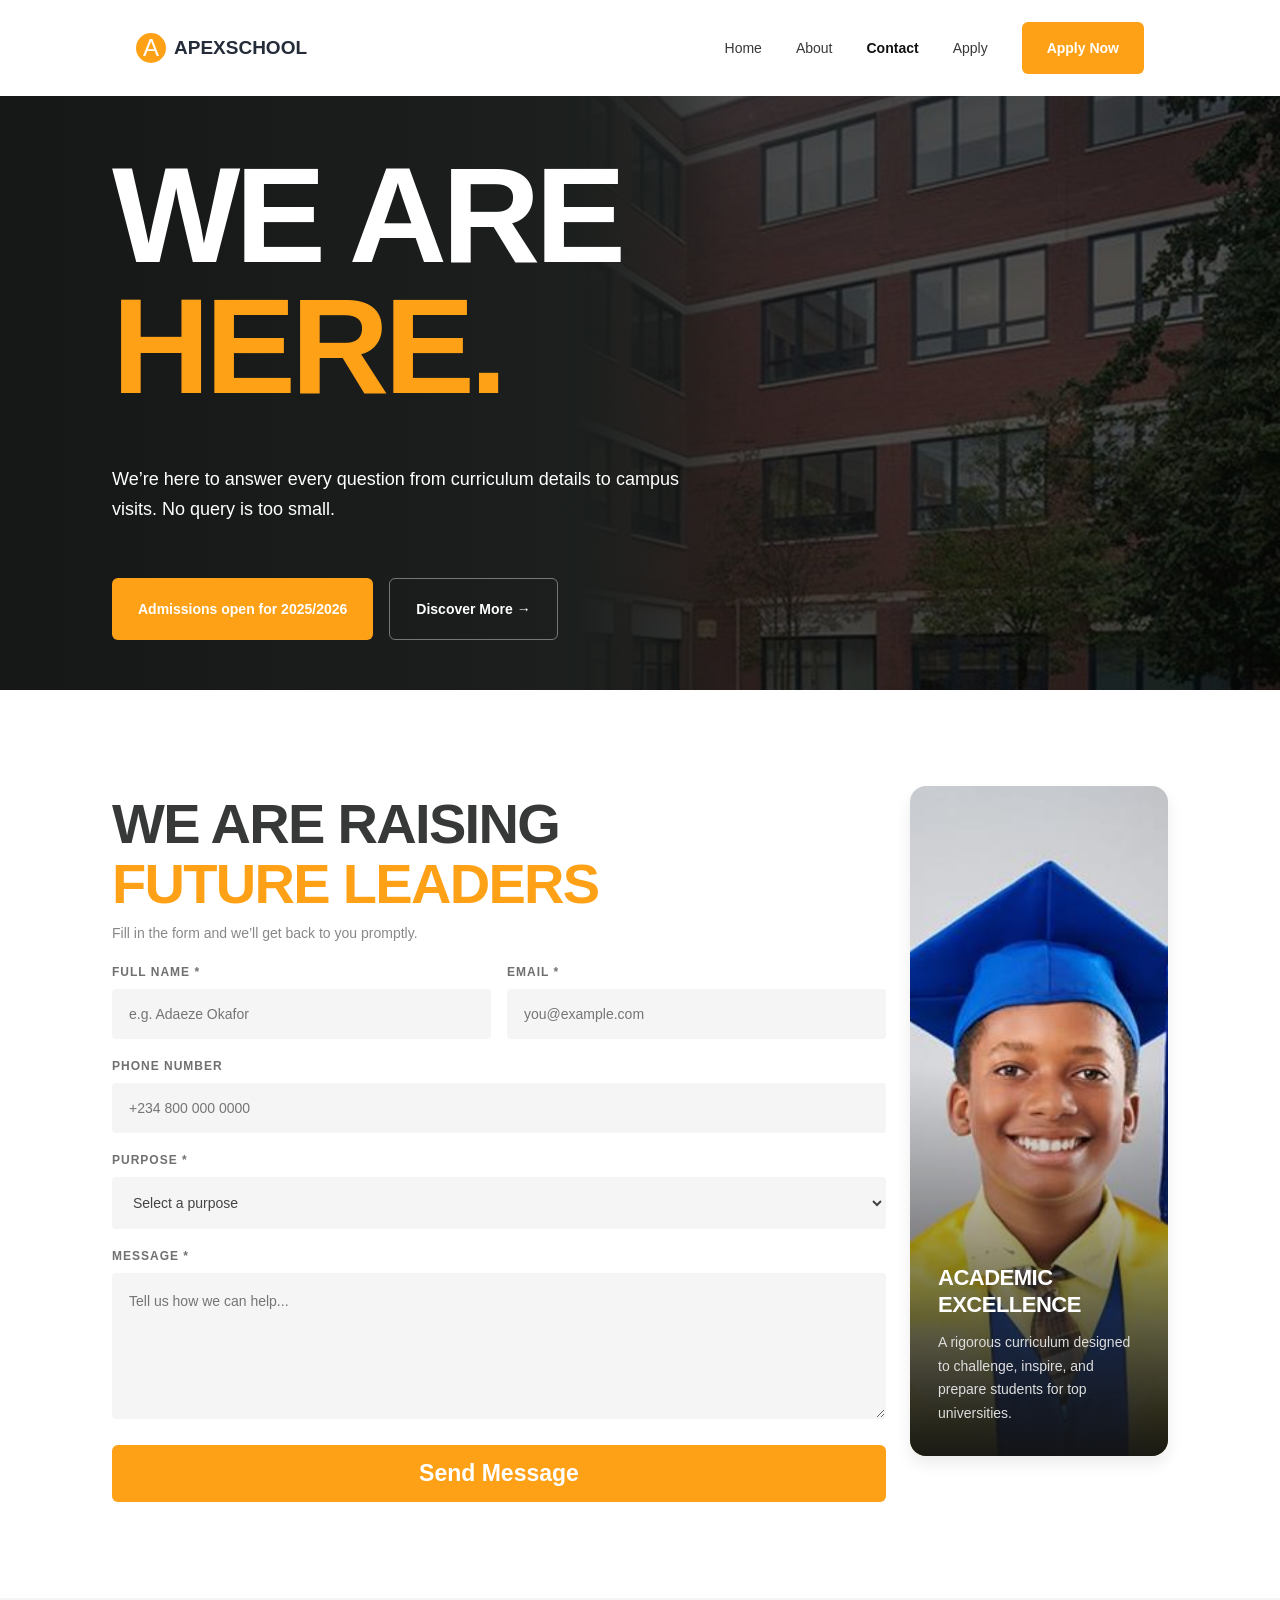
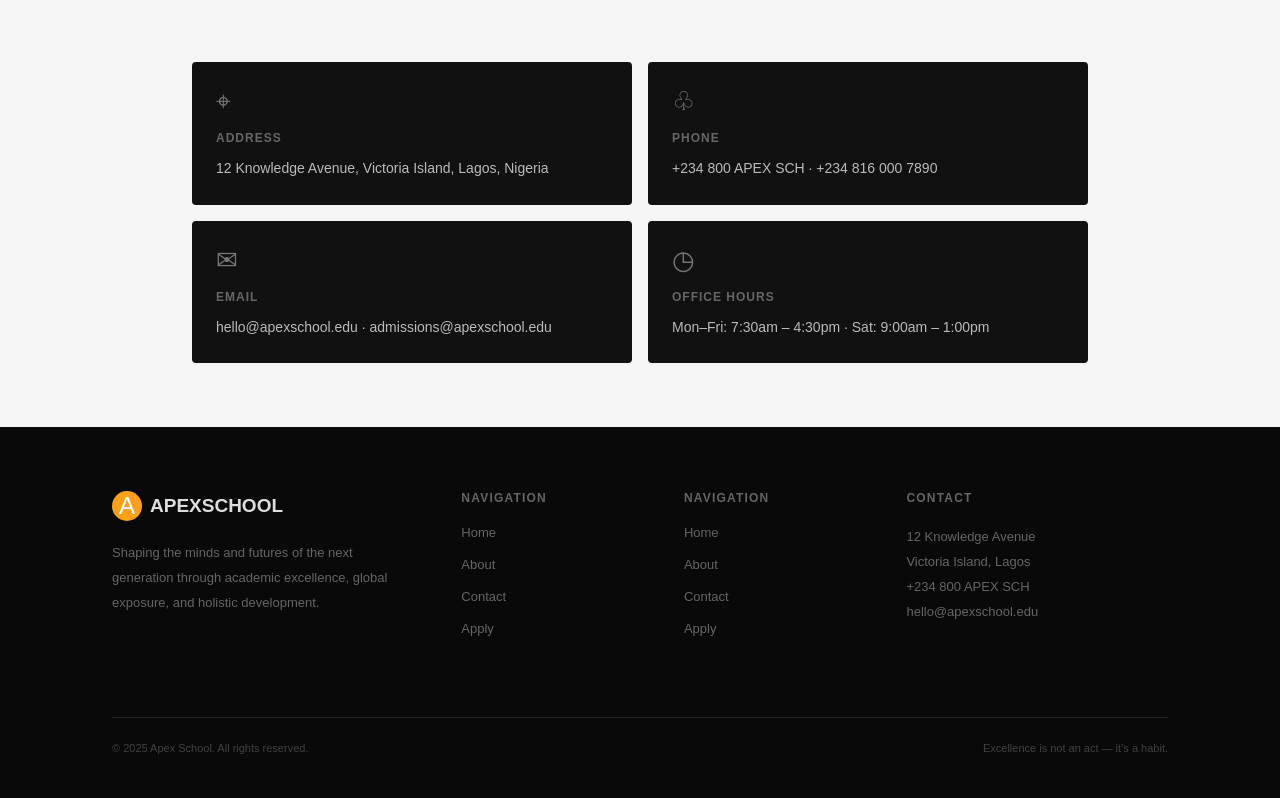
<file: contact.html>
<!DOCTYPE html>
<html lang="en">
<head>
<meta charset="UTF-8">
<meta name="viewport" content="width=device-width, initial-scale=1">
<title>Contact — Apex School</title>
<link rel="stylesheet" href="home.css">
<link rel="stylesheet" href="pages.css">
</head>
<body class="contact-page">
<a class="skip" href="#main">Skip to content</a>
<header>
<div class="container header-inner">
<a class="brand" href="index.html" aria-label="Apex School home">
<span class="brand-mark">A</span> APEXSCHOOL</a>
<button class="menu-toggle" aria-expanded="false" aria-controls="navigation">Menu ☰</button>
<nav id="navigation" aria-label="Main navigation">
<a href="index.html">Home</a>
<a href="about.html">About</a>
<a href="contact.html" aria-current="page">Contact</a>
<a href="apply.html">Apply</a>
<a class="button" href="apply.html">Apply Now</a>
</nav>
</div>
</header>
<main id="main">
<section class="page-hero contact-hero">
<div class="page-hero-photo">
</div>
<div class="container">
<h1>WE ARE<br>
<span>HERE.</span>
</h1>
<p>We’re here to answer every question from curriculum details to campus visits. No query is too small.</p>
<div class="actions">
<a class="button" href="apply.html">Admissions open for 2025/2026</a>
<a class="button ghost" href="#contact-form">Discover More →</a>
</div>
</div>
</section>
<section class="contact-section container">
<div>
<h2>WE ARE RAISING<br>
<span>FUTURE LEADERS</span>
</h2>
<p class="form-intro">Fill in the form and we’ll get back to you promptly.</p>
<form id="contact-form">
<div class="form-grid">
<div class="field ">
<label for="full-name">Full name *</label>
<input id="full-name" name="full-name" type="text" required placeholder="e.g. Adaeze Okafor">
</div>
<div class="field ">
<label for="email">Email *</label>
<input id="email" name="email" type="email" required placeholder="you@example.com">
</div>
<div class="field wide">
<label for="phone">Phone number</label>
<input id="phone" name="phone" type="tel"  placeholder="+234 800 000 0000">
</div>
<div class="wide">
<div class="field">
<label for="purpose">Purpose *</label>
<select id="purpose" name="purpose" required>
<option value="">Select a purpose</option>
<option>Admissions</option>
<option>Campus visit</option>
<option>Curriculum enquiry</option>
<option>General enquiry</option>
</select>
</div>
</div>
<div class="field wide">
<label for="message">Message *</label>
<textarea id="message" name="message" rows="5" required placeholder="Tell us how we can help...">
</textarea>
</div>
</div>
<button class="button submit-message" type="submit">Send Message</button>
<div id="contact-result" class="form-result" role="status" hidden>
</div>
</form>
</div>
<article class="photo-card contact-portrait">
<img src="assets/contact-graduate.jpg" alt="A smiling Apex graduate in a blue graduation cap">
<div class="card-copy">
<h3>Academic excellence</h3>
<p>A rigorous curriculum designed to challenge, inspire, and prepare students for top universities.</p>
</div>
</article>
</section>
<section class="contact-info">
<div class="info-grid">
<article>
<span class="info-icon" aria-hidden="true">⌖</span>
<h3>Address</h3>
<p>12 Knowledge Avenue, Victoria Island, Lagos, Nigeria</p>
</article>
<article>
<span class="info-icon" aria-hidden="true">♧</span>
<h3>Phone</h3>
<p>
<a href="tel:+2348160007890">+234 800 APEX SCH · +234 816 000 7890</a>
</p>
</article>
<article>
<span class="info-icon" aria-hidden="true">✉</span>
<h3>Email</h3>
<p>
<a href="mailto:hello@apexschool.edu">hello@apexschool.edu</a> · <a href="mailto:admissions@apexschool.edu">admissions@apexschool.edu</a>
</p>
</article>
<article>
<span class="info-icon" aria-hidden="true">◷</span>
<h3>Office hours</h3>
<p>Mon–Fri: 7:30am – 4:30pm · Sat: 9:00am – 1:00pm</p>
</article>
</div>
</section>
</main>
<footer>
<div class="container">
<div class="footer-grid">
<div>
<a class="brand" href="index.html" aria-label="Apex School home">
<span class="brand-mark">A</span> APEXSCHOOL</a>
<p>Shaping the minds and futures of the next generation through academic excellence, global exposure, and holistic development.</p>
</div>
<nav aria-label="Footer navigation">
<h3>Navigation</h3>
<a href="index.html">Home</a>
<a href="about.html">About</a>
<a href="contact.html">Contact</a>
<a href="apply.html">Apply</a>
</nav>
<nav aria-label="Footer navigation">
<h3>Navigation</h3>
<a href="index.html">Home</a>
<a href="about.html">About</a>
<a href="contact.html">Contact</a>
<a href="apply.html">Apply</a>
</nav>
<div>
<h3>Contact</h3>
<p>12 Knowledge Avenue<br>Victoria Island, Lagos<br>+234 800 APEX SCH<br>
<a href="mailto:hello@apexschool.edu">hello@apexschool.edu</a>
</p>
</div>
</div>
<div class="footer-bottom">
<span>© 2025 Apex School. All rights reserved.</span>
<span>Excellence is not an act — it’s a habit.</span>
</div>
</div>
</footer>
<script src="home.js">
</script>
<script src="pages.js">
</script>
</body>
</html>
</file>
<file: home.css>
*{box-sizing:border-box} :root{--orange:#ffa116;--ink:#373939;--navy:#031426;--purple:#4935ed}html{scroll-behavior:smooth;scroll-padding-top:30px}body{margin:0;font-family:Arial,Helvetica,sans-serif;color:var(--ink);background:#fff}a{color:inherit;text-decoration:none}button{font:inherit}img{display:block;width:100%;height:100%;object-fit:cover}h1,h2,h3,p,figure{margin:0}h2{font-size:56px;line-height:1.06;letter-spacing:-1.7px;font-weight:750}h2 span,h1 span{color:var(--orange)}.container{width:calc(100% - 224px);max-width:1216px;margin-inline:auto}.button{display:inline-flex;align-items:center;justify-content:center;gap:12px;background:var(--orange);color:#fff;font-size:14px;font-weight:700;padding:22px 26px;border-radius:6px;transition:background .2s,transform .2s}.button:hover{background:#ec8b00;transform:translateY(-2px)}a:focus-visible,button:focus-visible,summary:focus-visible{outline:3px solid #ffa116;outline-offset:5px}.skip{position:absolute;left:16px;top:-60px;z-index:10;padding:12px;background:#fff}.skip:focus{top:12px}header{height:96px;background:#fff}.header-inner{height:100%;display:flex;align-items:center;justify-content:space-between;padding-inline:24px}.brand{display:inline-flex;align-items:center;gap:8px;font-size:19px;font-weight:800;color:#252c39;white-space:nowrap}.brand-mark{background:var(--orange);color:white;border-radius:50%;width:30px;height:30px;display:grid;place-items:center;font-size:24px;font-weight:500}header nav{display:flex;align-items:center;gap:34px;font-size:14px}header .button{padding:18px 25px}.menu-toggle{display:none}.hero{height:756px;position:relative;overflow:hidden;background:#252724;color:#fff}.hero-photo{position:absolute;inset:0 0 0 50%;background:url('assets/hero.jpg') center/cover no-repeat}.hero:after{content:'';position:absolute;inset:0;background:linear-gradient(90deg,#222623 5%,#222623dd 35%,#0002 65%,#0005)}.hero-inner{position:relative;z-index:1;padding-top:52px}h1{font-size:136px;line-height:.94;letter-spacing:-5px;font-weight:800}.hero p{max-width:545px;margin-top:30px;font-size:19px;line-height:1.65}.actions{display:flex;gap:16px;margin-top:42px}.ghost{background:transparent;border:1px solid #ffffff65}.ghost:hover{background:#ffffff18}.features{padding:90px 0 94px;background:#f8f8f8}.features h2{margin-bottom:30px}.feature-grid{display:grid;grid-template-columns:repeat(4,1fr);gap:16px}.photo-card{position:relative;overflow:hidden;border-radius:16px;box-shadow:0 8px 15px #00000014}.feature{height:500px;background:#262626}.feature img{height:100%;object-position:center top}.photo-card:after{content:'';position:absolute;inset:0;background:linear-gradient(180deg,transparent 42%,#111e 100%);pointer-events:none}.card-copy{position:absolute;z-index:1;bottom:26px;left:26px;right:20px;color:white}.card-copy h3{font-family:'Arial Narrow',Arial,sans-serif;font-stretch:condensed;text-transform:uppercase;font-size:19px;line-height:1.25;letter-spacing:-.5px;margin-bottom:12px}.card-copy p{font-size:13px;line-height:1.7;color:#ddd}.stats{padding:45px 0 48px;background:var(--navy);color:#81878c}.stats-grid{display:grid;grid-template-columns:repeat(5,1fr);gap:30px}.stats strong{display:block;font-size:44px;letter-spacing:-1px}.stats span{display:block;font-size:13px;margin-top:8px}.ticker{background:var(--orange);height:60px;line-height:60px;white-space:nowrap;overflow:hidden;text-transform:uppercase;font-size:14px;letter-spacing:2px;font-weight:700;color:#754509}.about{padding-block:96px;display:grid;grid-template-columns:1fr 1fr;gap:64px;align-items:start}.about>img{height:638px;border-radius:16px}.about h2{margin:8px 0 40px}.highlights{margin-bottom:24px}details{border-bottom:1px solid #b9b9b9}summary{list-style:none;display:flex;align-items:center;justify-content:space-between;gap:20px;cursor:pointer;padding:23px 0;font-size:22px}summary::-webkit-details-marker{display:none}.expand{border:2px solid #bbb;border-radius:50%;width:48px;height:48px;flex-shrink:0;display:grid;place-items:center;color:#999;font-size:25px;padding-top:9px}details[open] .expand{transform:rotate(180deg)}details p{font-size:17px;line-height:1.65;padding:0 42px 24px 0}.outline{background:none;border:2px solid var(--orange);color:var(--orange);padding:25px}.outline:hover{color:#fff}.gallery{padding:116px 0 120px;background:#faf7f2}.gallery h2{margin-bottom:70px}.gallery-grid{display:grid;grid-template-columns:1.25fr 1fr 1fr;grid-template-rows:440px 176px 360px;gap:24px}.landscape{grid-column:1;grid-row:1/3}.athletics{grid-column:2/4;grid-row:1}.classroom{grid-column:1;grid-row:3}.ict{grid-column:2;grid-row:2/4}.robotics{grid-column:3;grid-row:2/4}.gallery figcaption{position:absolute;bottom:28px;left:30px;z-index:1;color:#fff;text-transform:uppercase;font-weight:700;font-size:28px}.admissions{position:relative;min-height:553px;text-align:center;background:linear-gradient(#003d5370,#003d5350),url('assets/global.jpg') center/cover;color:#fff;display:grid;align-items:center;padding:80px 0}.admissions h2{font-size:136px;letter-spacing:-5px;line-height:1;white-space:nowrap}.admissions p{font-size:22px;line-height:1.4;margin:34px auto}.parents{background:var(--purple);color:#fff;padding:96px 0}.parents-heading{display:flex;justify-content:space-between;align-items:start;margin-bottom:90px}.quotes{display:grid;grid-template-columns:repeat(4,1fr);gap:24px}.quotes figure{background:#111;border-radius:14px;min-height:285px;padding:46px 28px;color:#aaa;display:flex;flex-direction:column;justify-content:space-between}.quotes blockquote{margin:0;font-size:14px;line-height:1.65}.quotes figcaption{margin-top:40px;font-size:12px}.quotes strong{display:block;color:#ddd}.quotes figcaption span{display:block;font-size:10px;margin-top:5px;color:#666}footer{background:#090909;color:#656565;padding:64px 0 44px}.footer-grid{display:grid;grid-template-columns:1.8fr 1fr 1fr 1.65fr;gap:64px}.footer-grid .brand{color:#ddd;margin-bottom:20px}.footer-grid p{font-size:13px;line-height:1.9;max-width:305px}.footer-grid h3{font-size:12px;text-transform:uppercase;letter-spacing:1.2px;margin-bottom:20px}.footer-grid nav a{display:block;font-size:13px;margin:0 0 17px}footer a:hover{color:var(--orange)}.footer-bottom{border-top:1px solid #222;margin-top:64px;padding-top:24px;display:flex;justify-content:space-between;font-size:11px;color:#414141}@media(min-width:1441px){.hero-photo{left:45%}}@media(max-width:1100px){.container{width:calc(100% - 100px)}h1{font-size:105px}h2{font-size:44px}.hero{height:680px}.feature{height:440px}.card-copy{left:18px;right:18px}.card-copy h3{font-size:16px}.about{gap:40px}.about>img{height:580px}summary{font-size:18px}.admissions h2{font-size:8vw}.gallery-grid{grid-template-rows:340px 140px 280px}.gallery figcaption{font-size:21px;left:22px}.quotes figure{padding:30px 22px}.footer-grid{gap:30px}}@media(max-width:760px){.container{width:calc(100% - 40px)}header{height:78px}.header-inner{padding:0}.brand{font-size:16px}.menu-toggle{display:block;border:1px solid #ddd;border-radius:5px;background:#fff;padding:10px}header nav{display:none;position:absolute;top:78px;left:0;right:0;background:#fff;z-index:5;padding:24px;box-shadow:0 8px 12px #0002}header nav.open{display:flex;flex-direction:column;gap:24px}.hero{height:auto;min-height:660px}.hero-photo{left:15%;opacity:.65}.hero:after{background:linear-gradient(90deg,#151a18e8,#151a1855)}.hero-inner{padding-block:55px}h1{font-size:clamp(65px,13vw,96px);letter-spacing:-3px}.hero p{font-size:16px;max-width:360px}.actions{flex-wrap:wrap;gap:12px;margin-top:30px}.button{font-size:12px;padding:18px 20px}h2{font-size:36px;letter-spacing:-1px}.features{padding:60px 0}.feature-grid{grid-template-columns:repeat(2,1fr);gap:14px}.feature{height:370px}.card-copy{bottom:20px;left:16px;right:16px}.card-copy h3{font-size:17px}.card-copy p{font-size:12px}.stats{padding:32px 0}.stats-grid{grid-template-columns:repeat(3,1fr);gap:26px 16px}.stats strong{font-size:33px}.stats span{font-size:11px}.ticker{height:44px;line-height:44px;font-size:11px}.about{padding-block:60px;grid-template-columns:1fr;gap:32px}.about>img{height:420px}.about h2{margin-top:0;margin-bottom:25px}summary{font-size:17px;padding:17px 0}.expand{width:36px;height:36px;font-size:20px}.gallery{padding:60px 0}.gallery h2{margin-bottom:30px}.gallery-grid{grid-template-columns:1fr 1fr;grid-template-rows:280px 220px 290px;gap:14px}.landscape{grid-column:1;grid-row:1/3}.athletics{grid-column:2;grid-row:1}.classroom{grid-column:2;grid-row:2}.ict{grid-column:1;grid-row:3}.robotics{grid-column:2;grid-row:3}.gallery figcaption{font-size:16px;left:16px;bottom:20px}.admissions{min-height:390px;padding:60px 0}.admissions h2{font-size:clamp(40px,9vw,65px);letter-spacing:-2px;white-space:normal}.admissions p{font-size:16px;margin:26px auto}.parents{padding:60px 0}.parents-heading{margin-bottom:36px;gap:20px}.parents-heading .button{padding:16px;font-size:11px}.quotes{grid-template-columns:repeat(2,1fr);gap:16px}.quotes figure{min-height:265px;padding:26px 20px}.footer-grid{grid-template-columns:1fr 1fr;gap:36px}.footer-bottom{gap:20px;flex-direction:column;margin-top:40px}footer{padding:50px 0 30px}}@media(max-width:390px){.feature-grid,.quotes{grid-template-columns:1fr}.feature{height:420px}.parents-heading{flex-direction:column}.hero h1{font-size:62px}.gallery figcaption{font-size:14px}.footer-grid{gap:24px}}@media(prefers-reduced-motion:reduce){html{scroll-behavior:auto}*{transition:none!important}}
.footer-grid>*{min-width:0}.footer-grid p{overflow-wrap:anywhere}
</file>
<file: pages.css>
[hidden]{display:none!important}.sr-only{position:absolute;width:1px;height:1px;overflow:hidden;clip:rect(0,0,0,0)}header a[aria-current=page]{font-weight:700;color:#111}.page-hero{position:relative;height:594px;overflow:hidden;background:#29312d;color:white}.page-hero-photo{position:absolute;inset:0 0 0 45%;background-position:center;background-size:cover}.contact-hero .page-hero-photo{background-image:url('assets/contact-hero.jpg')}.apply-hero .page-hero-photo{background-image:url('assets/apply-hero.jpg')}.about-hero .page-hero-photo{inset:0;background-image:url('assets/global.jpg');background-position:center 65%}.page-hero:after{content:'';position:absolute;inset:0;background:linear-gradient(90deg,#111c,#1114)}.page-hero .container{position:relative;z-index:1;padding-top:54px}.page-hero h1{font-size:136px;line-height:.96}.page-hero p{max-width:600px;font-size:18px;line-height:1.65;margin-top:54px}.page-hero .actions{margin-top:54px}.about-hero{height:636px}.about-hero p{max-width:520px}.philosophy{padding-block:120px}.philosophy-copy{max-width:760px;margin:auto;text-align:center}.eyebrow{text-transform:uppercase;font-size:12px;font-weight:700;letter-spacing:.5px;color:#4935ed}.philosophy h2{font-weight:400;margin:24px 0 30px;font-size:60px;letter-spacing:-1px}.philosophy h2 span{color:#ef2d83}.philosophy-copy>p:not(.eyebrow){color:#777;font-size:17px;line-height:1.6;margin:20px 0}.values{display:grid;grid-template-columns:repeat(4,1fr);gap:24px;margin-top:60px}.values article{min-height:260px;padding:34px 32px;border-radius:24px;background:#e92c7a;color:white;box-shadow:0 12px 20px #0000000c}.values article:nth-child(2){background:#4935f2}.values article:nth-child(3){background:#007820}.values article:nth-child(4){background:#ffa116}.values h3{font-size:24px;text-transform:uppercase;font-weight:400;margin-bottom:14px}.values h3:before{content:'';display:block;width:40px;height:5px;background:#f6dd39;margin-bottom:20px}.values article:nth-child(4) h3:before{background:#4935ed}.values p{font-size:13px;line-height:1.7;color:#ffffffcb}.team{padding:105px 24px}.team h2{margin-bottom:44px}.team-grid{max-width:900px;display:grid;grid-template-columns:repeat(3,1fr);gap:34px 24px}.team img{height:288px;border-radius:16px;object-fit:cover}.team h3{font-family:'Arial Narrow',Arial,sans-serif;text-transform:uppercase;font-size:17px;font-weight:400;margin:22px 0 8px}.team p{font-size:12px;color:#777;line-height:1.5}.team .staff-role{color:#ef2d83;font-size:14px;font-weight:600;margin-bottom:8px}.about-cta{min-height:384px;display:flex;align-items:center;background:linear-gradient(#003b5266,#003b5266),url('assets/global.jpg') center 65%/cover;color:white}.about-cta .container{display:flex;align-items:center;justify-content:space-between;gap:30px}.about-cta h2{font-size:84px;letter-spacing:-3px}.contact-section{display:grid;grid-template-columns:3fr 1fr;gap:24px;padding-block:96px}.contact-section h2{font-size:56px;line-height:1.08;margin:8px 0 10px}.form-intro{color:#888;font-size:14px;margin-bottom:24px}.form-grid{display:grid;grid-template-columns:1fr 1fr;gap:20px 16px}.field{min-width:0}.field label{display:block;font-size:12px;font-weight:700;text-transform:uppercase;letter-spacing:1px;color:#707070;margin-bottom:10px}.field input,.field select,.field textarea{width:100%;border:1px solid transparent;background:#f5f5f5;color:#444;border-radius:4px;padding:16px;font-family:inherit;font-size:14px;min-height:48px}.field textarea{resize:vertical;line-height:1.6}.field input:focus,.field select:focus,.field textarea:focus{outline:2px solid var(--orange);outline-offset:2px}.wide{grid-column:1/-1}.contact-portrait{height:670px}.contact-portrait img{object-position:top}.contact-portrait .card-copy{left:28px;right:26px;bottom:30px}.contact-portrait .card-copy h3{font-size:22px}.contact-portrait .card-copy p{font-size:14px}.submit-message{border:0;width:100%;font-size:23px;margin-top:22px;padding:15px;cursor:pointer}.contact-info{padding:64px 0;background:#f5f5f5}.info-grid{max-width:896px;width:calc(100% - 80px);margin:auto;display:grid;grid-template-columns:1fr 1fr;gap:16px}.info-grid article{padding:24px;background:#111;border-radius:4px;min-height:135px}.info-icon{display:block;color:#777;font-size:26px;margin-bottom:14px}.info-grid h3{font-size:12px;letter-spacing:1px;text-transform:uppercase;color:#666;margin-bottom:12px}.info-grid p{font-size:14px;color:#bbb;line-height:1.7;overflow-wrap:anywhere}.info-grid a:hover{color:var(--orange)}.how-it-works{background:var(--purple);padding:76px 24px 80px;color:#fff}.how-it-works h2{font-size:24px;letter-spacing:0;margin-bottom:28px}.process-grid{display:grid;grid-template-columns:repeat(4,1fr);gap:58px}.step-number{font-family:'Arial Narrow',Arial,sans-serif;font-size:56px;font-weight:300;color:#111;display:block;margin-bottom:16px}.process-grid h3{font-family:'Arial Narrow',Arial,sans-serif;text-transform:uppercase;font-weight:400;font-size:18px;margin-bottom:14px}.process-grid p{font-size:14px;line-height:1.65;max-width:220px;color:#eee}.application-section{padding-block:96px;display:grid;grid-template-columns:448px 1fr;gap:24px;align-items:start}.application-photo{height:500px}.application-photo .card-copy{bottom:28px}.application-photo .card-copy h3{font-size:22px}.application-photo .card-copy p{font-size:14px}.application-body{min-width:0}.form-steps{display:flex;padding:0;margin:0 0 110px;list-style:none;align-items:center;gap:14px}.form-steps li{font-size:11px;font-weight:700;display:flex;align-items:center;gap:10px;flex:1;white-space:nowrap}.form-steps li:not(:last-child):after{content:'';height:1px;background:#777;min-width:20px;flex:1;margin-left:6px}.form-steps li span{border-radius:50%;width:32px;height:32px;background:#191919;color:#fff;display:grid;place-items:center;flex-shrink:0}.form-steps li[aria-current=step] span{background:var(--orange);color:#111}fieldset{border:0;margin:0;padding:0}.form-actions{display:flex;gap:16px;margin-top:36px}.form-actions .button{border:0;cursor:pointer;padding:16px 32px}.form-actions .outline{border:1px solid var(--orange)}.consent{display:flex;align-items:start;gap:10px;font-size:14px;line-height:1.5}.consent input{margin-top:3px}.submission-note{font-size:13px;line-height:1.65;color:#777}.submission-note a{text-decoration:underline}.form-result{padding:20px;margin-top:24px;background:#fff6e7;border:1px solid #ffd48c;border-radius:8px;font-size:14px;line-height:1.6}.form-result a{display:inline-block;font-weight:700;text-decoration:underline;margin-top:10px}.key-dates{padding:75px 24px 80px}.key-dates h2{font-size:12px;letter-spacing:1px;color:#777;margin-bottom:32px}.date-grid{display:grid;grid-template-columns:repeat(3,1fr);gap:24px}.date-grid article{display:flex;align-items:center;gap:22px;background:#111;color:#eee;border-radius:7px;padding:26px;min-height:106px}.date-grid strong{font-size:34px;font-weight:400;display:block;text-align:center}.date-grid span{font-size:11px;color:#777;white-space:nowrap}.date-grid h3{font-size:14px;margin-bottom:8px}.date-grid p{font-size:12px;color:#777}.social-links{display:flex;gap:10px;margin-top:22px}.social-links a{background:#181818;border:1px solid #222;border-radius:4px;display:grid;place-items:center;width:35px;height:35px;font-size:11px}footer a:focus-visible{outline-color:var(--orange)}@media(max-width:1100px){.page-hero h1{font-size:100px}.page-hero p{margin-top:40px}.page-hero .actions{margin-top:40px}.application-section{grid-template-columns:35% 1fr}.process-grid{gap:25px}.form-steps{gap:7px;margin-bottom:70px}.form-steps li{font-size:10px;gap:6px;white-space:normal}.form-steps li:not(:last-child):after{display:none}.contact-section h2{font-size:44px}.about-cta h2{font-size:65px}.values article{padding:25px 22px}.values h3{font-size:20px}.date-grid article{padding:20px;gap:14px}}@media(max-width:760px){.page-hero{height:auto;min-height:560px}.page-hero .container{padding-block:50px}.page-hero h1{font-size:clamp(64px,13vw,96px);letter-spacing:-3px}.page-hero p{font-size:16px;margin-top:32px}.page-hero .actions{margin-top:30px}.page-hero-photo{inset:0 0 0 20%;opacity:.6}.about-hero .page-hero-photo{inset:0}.philosophy{padding-block:65px}.philosophy h2{font-size:36px}.philosophy-copy>p:not(.eyebrow){font-size:15px}.values{grid-template-columns:1fr 1fr;gap:16px;margin-top:36px}.values article{min-height:220px;padding:24px 20px;border-radius:16px}.values h3{font-size:17px}.team{padding:60px 0}.team-grid{grid-template-columns:1fr 1fr;gap:30px 16px}.team img{height:220px}.team h3{font-size:14px}.team p{font-size:11px}.about-cta{min-height:290px}.about-cta .container{flex-direction:column;align-items:start}.about-cta h2{font-size:46px;letter-spacing:-2px}.contact-section{grid-template-columns:1fr;padding-block:60px;gap:40px}.contact-section h2{font-size:36px}.contact-portrait{height:470px;max-width:360px;width:100%;margin:auto}.contact-info{padding:40px 0}.info-grid{width:calc(100% - 40px);grid-template-columns:1fr}.form-grid{gap:20px 12px}.submit-message{font-size:18px}.how-it-works{padding:50px 0}.process-grid{grid-template-columns:1fr 1fr;gap:30px 24px}.step-number{font-size:44px}.process-grid h3{font-size:16px}.process-grid p{font-size:13px}.application-section{padding-block:60px;grid-template-columns:1fr;gap:36px}.application-photo{height:390px}.form-steps{margin-bottom:40px;gap:10px}.form-steps li{flex-direction:column;align-items:start;gap:10px;font-size:11px}.key-dates{padding:10px 0 60px}.date-grid{grid-template-columns:1fr;gap:16px}.date-grid article{padding:24px}.field input,.field select,.field textarea{font-size:16px}}@media(max-width:390px){.values{grid-template-columns:1fr}.team img{height:180px}.form-grid{grid-template-columns:1fr}.wide{grid-column:1}.page-hero h1{font-size:60px}.contact-section h2{font-size:31px}.about-cta h2{font-size:38px}}
.page-hero-photo{mask-image:linear-gradient(90deg,transparent,#000 22%)}.about-hero .page-hero-photo{mask-image:none}.about-cta h2{font-size:clamp(38px,5.8vw,84px)}.values{grid-template-columns:repeat(4,minmax(0,1fr))}@media(min-width:761px) and (max-width:1100px){.values h3{font-size:16px}.values article{padding:24px 16px}}@media(max-width:760px){.values{grid-template-columns:repeat(2,minmax(0,1fr))}}@media(max-width:390px){.values{grid-template-columns:1fr}}
</file>
